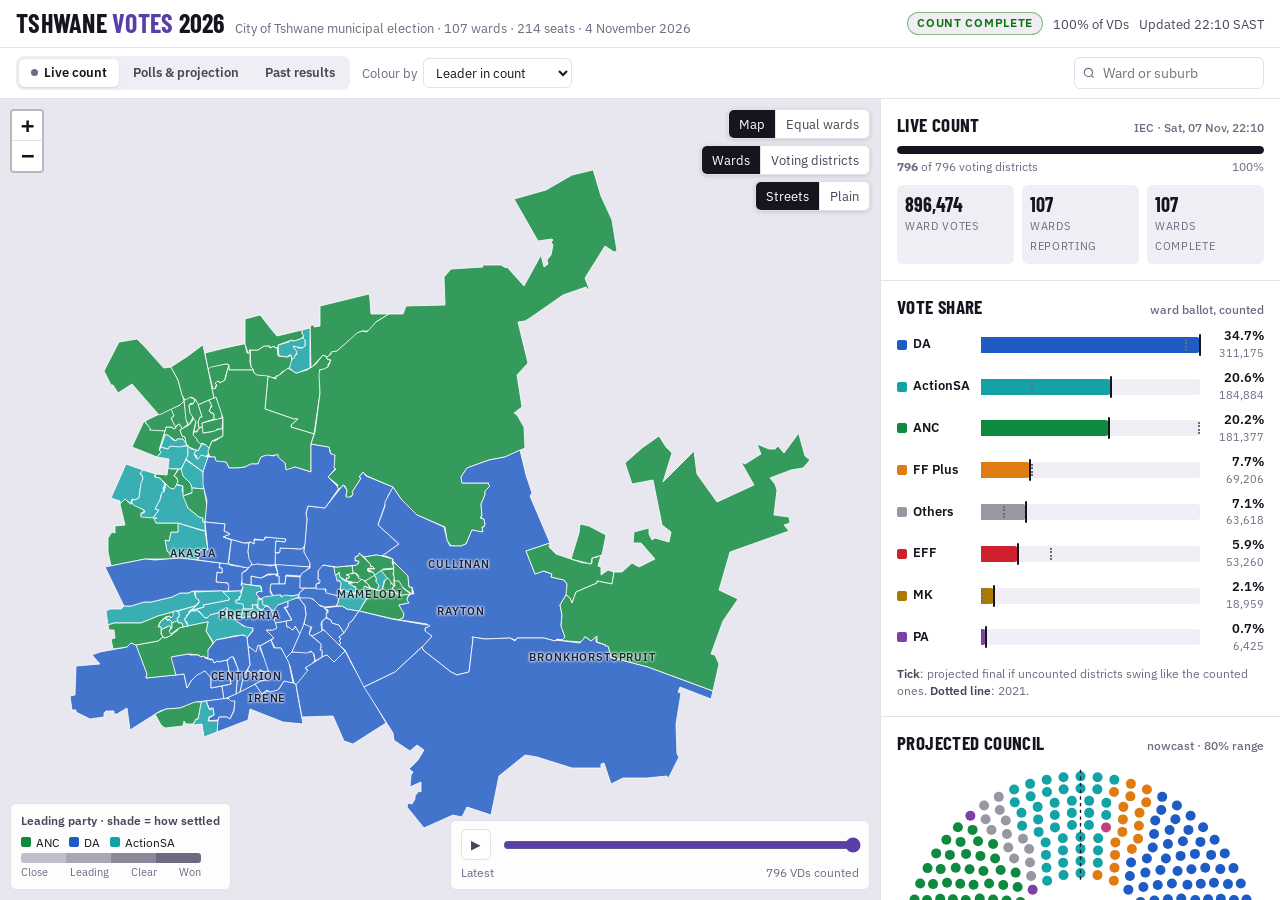
<file: docs/index.html>
<!doctype html>
<html lang="en">
<head>
<meta charset="utf-8">
<meta name="viewport" content="width=device-width, initial-scale=1, viewport-fit=cover">
<title>Tshwane Votes 2026</title>
<meta name="description" content="Ward-by-ward map of the City of Tshwane 2026 municipal election: past results, poll projections and the live IEC count.">
<link rel="preconnect" href="https://fonts.googleapis.com">
<link rel="preconnect" href="https://fonts.gstatic.com" crossorigin>
<link rel="stylesheet" href="https://fonts.googleapis.com/css2?family=Barlow+Condensed:wght@600;700&family=IBM+Plex+Sans:wght@400;500;600&display=swap">
<link rel="stylesheet" href="vendor/leaflet/leaflet.css">
<link rel="stylesheet" href="vendor/maplibre/maplibre-gl.css">
<link rel="stylesheet" href="assets/style.css">
</head>
<body>
<!--APP-START-->
<div class="app" id="app">
  <header class="top">
    <div class="brand">
      <h1>Tshwane <b>Votes</b> 2026</h1>
      <span class="sub">City of Tshwane municipal election · 107 wards · 214 seats · 4 November 2026</span>
    </div>
    <div class="status" id="status" aria-live="polite"></div>
  </header>
  <nav class="bar2" aria-label="View controls">
    <div class="tabs" role="group" aria-label="Mode">
      <button id="tab-live" data-mode="live" aria-pressed="false"><span class="dot"></span>Live count</button>
      <button id="tab-projection" data-mode="projection" aria-pressed="false">Polls &amp; projection</button>
      <button id="tab-results" data-mode="results" aria-pressed="false">Past results</button>
    </div>
    <label class="ctrl" id="pastctrl" hidden><span class="lab">Election</span>
      <select id="past"></select>
    </label>
    <label class="ctrl"><span class="lab">Colour by</span>
      <select id="colorby"></select>
    </label>
    <label class="ctrl" id="partyctrl" hidden><span class="lab">Party</span>
      <select id="party"></select>
    </label>
    <span class="spacer"></span>
    <div class="search">
      <svg viewBox="0 0 24 24" aria-hidden="true"><circle cx="11" cy="11" r="7"></circle><path d="m20 20-4-4"></path></svg>
      <label for="q" class="sr">Find a ward by number or suburb</label>
      <input id="q" type="search" placeholder="Ward or suburb" autocomplete="off" role="combobox" aria-expanded="false" aria-controls="qres">
      <ul id="qres" role="listbox" hidden></ul>
    </div>
  </nav>
  <main class="main">
    <section class="mapwrap" aria-label="Ward map">
      <div id="map"></div>
      <div id="hex" hidden></div>
      <div class="maptools">
        <div class="seg" role="group" aria-label="Map type">
          <button id="v-geo" aria-pressed="true">Map</button>
          <button id="v-hex" aria-pressed="false">Equal wards</button>
        </div>
        <div class="seg" role="group" aria-label="Map detail" id="lvlctrl">
          <button id="l-w" aria-pressed="true">Wards</button>
          <button id="l-vd" aria-pressed="false">Voting districts</button>
        </div>
        <div class="seg" role="group" aria-label="Basemap" id="basectrl">
          <button id="b-on" aria-pressed="true">Streets</button>
          <button id="b-off" aria-pressed="false">Plain</button>
        </div>
      </div>
      <div class="banner" id="banner" hidden></div>
      <div class="legend" id="legend"></div>
      <div class="timeline" id="timeline" hidden>
        <button class="iconbtn" id="tl-play" aria-label="Replay the count">▶</button>
        <input type="range" id="tl" min="0" max="0" value="0" aria-label="Count timeline">
        <div class="lbl"><span id="tl-l"></span><span id="tl-r"></span></div>
      </div>
    </section>
    <aside class="rail" id="rail" aria-label="Results"></aside>
  </main>
</div>
<!--APP-END-->
<script src="vendor/leaflet/leaflet.js"></script>
<script src="vendor/maplibre/maplibre-gl.js"></script>
<script src="vendor/maplibre/leaflet-maplibre-gl.js"></script>
<script src="assets/app.js"></script>
</body>
</html>
</file>
<file: docs/vendor/leaflet/leaflet.css>
/* required styles */

.leaflet-pane,
.leaflet-tile,
.leaflet-marker-icon,
.leaflet-marker-shadow,
.leaflet-tile-container,
.leaflet-pane > svg,
.leaflet-pane > canvas,
.leaflet-zoom-box,
.leaflet-image-layer,
.leaflet-layer {
	position: absolute;
	left: 0;
	top: 0;
	}
.leaflet-container {
	overflow: hidden;
	}
.leaflet-tile,
.leaflet-marker-icon,
.leaflet-marker-shadow {
	-webkit-user-select: none;
	   -moz-user-select: none;
	        user-select: none;
	  -webkit-user-drag: none;
	}
/* Prevents IE11 from highlighting tiles in blue */
.leaflet-tile::selection {
	background: transparent;
}
/* Safari renders non-retina tile on retina better with this, but Chrome is worse */
.leaflet-safari .leaflet-tile {
	image-rendering: -webkit-optimize-contrast;
	}
/* hack that prevents hw layers "stretching" when loading new tiles */
.leaflet-safari .leaflet-tile-container {
	width: 1600px;
	height: 1600px;
	-webkit-transform-origin: 0 0;
	}
.leaflet-marker-icon,
.leaflet-marker-shadow {
	display: block;
	}
/* .leaflet-container svg: reset svg max-width decleration shipped in Joomla! (joomla.org) 3.x */
/* .leaflet-container img: map is broken in FF if you have max-width: 100% on tiles */
.leaflet-container .leaflet-overlay-pane svg {
	max-width: none !important;
	max-height: none !important;
	}
.leaflet-container .leaflet-marker-pane img,
.leaflet-container .leaflet-shadow-pane img,
.leaflet-container .leaflet-tile-pane img,
.leaflet-container img.leaflet-image-layer,
.leaflet-container .leaflet-tile {
	max-width: none !important;
	max-height: none !important;
	width: auto;
	padding: 0;
	}

.leaflet-container img.leaflet-tile {
	/* See: https://bugs.chromium.org/p/chromium/issues/detail?id=600120 */
	mix-blend-mode: plus-lighter;
}

.leaflet-container.leaflet-touch-zoom {
	-ms-touch-action: pan-x pan-y;
	touch-action: pan-x pan-y;
	}
.leaflet-container.leaflet-touch-drag {
	-ms-touch-action: pinch-zoom;
	/* Fallback for FF which doesn't support pinch-zoom */
	touch-action: none;
	touch-action: pinch-zoom;
}
.leaflet-container.leaflet-touch-drag.leaflet-touch-zoom {
	-ms-touch-action: none;
	touch-action: none;
}
.leaflet-container {
	-webkit-tap-highlight-color: transparent;
}
.leaflet-container a {
	-webkit-tap-highlight-color: rgba(51, 181, 229, 0.4);
}
.leaflet-tile {
	filter: inherit;
	visibility: hidden;
	}
.leaflet-tile-loaded {
	visibility: inherit;
	}
.leaflet-zoom-box {
	width: 0;
	height: 0;
	-moz-box-sizing: border-box;
	     box-sizing: border-box;
	z-index: 800;
	}
/* workaround for https://bugzilla.mozilla.org/show_bug.cgi?id=888319 */
.leaflet-overlay-pane svg {
	-moz-user-select: none;
	}

.leaflet-pane         { z-index: 400; }

.leaflet-tile-pane    { z-index: 200; }
.leaflet-overlay-pane { z-index: 400; }
.leaflet-shadow-pane  { z-index: 500; }
.leaflet-marker-pane  { z-index: 600; }
.leaflet-tooltip-pane   { z-index: 650; }
.leaflet-popup-pane   { z-index: 700; }

.leaflet-map-pane canvas { z-index: 100; }
.leaflet-map-pane svg    { z-index: 200; }

.leaflet-vml-shape {
	width: 1px;
	height: 1px;
	}
.lvml {
	behavior: url(#default#VML);
	display: inline-block;
	position: absolute;
	}


/* control positioning */

.leaflet-control {
	position: relative;
	z-index: 800;
	pointer-events: visiblePainted; /* IE 9-10 doesn't have auto */
	pointer-events: auto;
	}
.leaflet-top,
.leaflet-bottom {
	position: absolute;
	z-index: 1000;
	pointer-events: none;
	}
.leaflet-top {
	top: 0;
	}
.leaflet-right {
	right: 0;
	}
.leaflet-bottom {
	bottom: 0;
	}
.leaflet-left {
	left: 0;
	}
.leaflet-control {
	float: left;
	clear: both;
	}
.leaflet-right .leaflet-control {
	float: right;
	}
.leaflet-top .leaflet-control {
	margin-top: 10px;
	}
.leaflet-bottom .leaflet-control {
	margin-bottom: 10px;
	}
.leaflet-left .leaflet-control {
	margin-left: 10px;
	}
.leaflet-right .leaflet-control {
	margin-right: 10px;
	}


/* zoom and fade animations */

.leaflet-fade-anim .leaflet-popup {
	opacity: 0;
	-webkit-transition: opacity 0.2s linear;
	   -moz-transition: opacity 0.2s linear;
	        transition: opacity 0.2s linear;
	}
.leaflet-fade-anim .leaflet-map-pane .leaflet-popup {
	opacity: 1;
	}
.leaflet-zoom-animated {
	-webkit-transform-origin: 0 0;
	    -ms-transform-origin: 0 0;
	        transform-origin: 0 0;
	}
svg.leaflet-zoom-animated {
	will-change: transform;
}

.leaflet-zoom-anim .leaflet-zoom-animated {
	-webkit-transition: -webkit-transform 0.25s cubic-bezier(0,0,0.25,1);
	   -moz-transition:    -moz-transform 0.25s cubic-bezier(0,0,0.25,1);
	        transition:         transform 0.25s cubic-bezier(0,0,0.25,1);
	}
.leaflet-zoom-anim .leaflet-tile,
.leaflet-pan-anim .leaflet-tile {
	-webkit-transition: none;
	   -moz-transition: none;
	        transition: none;
	}

.leaflet-zoom-anim .leaflet-zoom-hide {
	visibility: hidden;
	}


/* cursors */

.leaflet-interactive {
	cursor: pointer;
	}
.leaflet-grab {
	cursor: -webkit-grab;
	cursor:    -moz-grab;
	cursor:         grab;
	}
.leaflet-crosshair,
.leaflet-crosshair .leaflet-interactive {
	cursor: crosshair;
	}
.leaflet-popup-pane,
.leaflet-control {
	cursor: auto;
	}
.leaflet-dragging .leaflet-grab,
.leaflet-dragging .leaflet-grab .leaflet-interactive,
.leaflet-dragging .leaflet-marker-draggable {
	cursor: move;
	cursor: -webkit-grabbing;
	cursor:    -moz-grabbing;
	cursor:         grabbing;
	}

/* marker & overlays interactivity */
.leaflet-marker-icon,
.leaflet-marker-shadow,
.leaflet-image-layer,
.leaflet-pane > svg path,
.leaflet-tile-container {
	pointer-events: none;
	}

.leaflet-marker-icon.leaflet-interactive,
.leaflet-image-layer.leaflet-interactive,
.leaflet-pane > svg path.leaflet-interactive,
svg.leaflet-image-layer.leaflet-interactive path {
	pointer-events: visiblePainted; /* IE 9-10 doesn't have auto */
	pointer-events: auto;
	}

/* visual tweaks */

.leaflet-container {
	background: #ddd;
	outline-offset: 1px;
	}
.leaflet-container a {
	color: #0078A8;
	}
.leaflet-zoom-box {
	border: 2px dotted #38f;
	background: rgba(255,255,255,0.5);
	}


/* general typography */
.leaflet-container {
	font-family: "Helvetica Neue", Arial, Helvetica, sans-serif;
	font-size: 12px;
	font-size: 0.75rem;
	line-height: 1.5;
	}


/* general toolbar styles */

.leaflet-bar {
	box-shadow: 0 1px 5px rgba(0,0,0,0.65);
	border-radius: 4px;
	}
.leaflet-bar a {
	background-color: #fff;
	border-bottom: 1px solid #ccc;
	width: 26px;
	height: 26px;
	line-height: 26px;
	display: block;
	text-align: center;
	text-decoration: none;
	color: black;
	}
.leaflet-bar a,
.leaflet-control-layers-toggle {
	background-position: 50% 50%;
	background-repeat: no-repeat;
	display: block;
	}
.leaflet-bar a:hover,
.leaflet-bar a:focus {
	background-color: #f4f4f4;
	}
.leaflet-bar a:first-child {
	border-top-left-radius: 4px;
	border-top-right-radius: 4px;
	}
.leaflet-bar a:last-child {
	border-bottom-left-radius: 4px;
	border-bottom-right-radius: 4px;
	border-bottom: none;
	}
.leaflet-bar a.leaflet-disabled {
	cursor: default;
	background-color: #f4f4f4;
	color: #bbb;
	}

.leaflet-touch .leaflet-bar a {
	width: 30px;
	height: 30px;
	line-height: 30px;
	}
.leaflet-touch .leaflet-bar a:first-child {
	border-top-left-radius: 2px;
	border-top-right-radius: 2px;
	}
.leaflet-touch .leaflet-bar a:last-child {
	border-bottom-left-radius: 2px;
	border-bottom-right-radius: 2px;
	}

/* zoom control */

.leaflet-control-zoom-in,
.leaflet-control-zoom-out {
	font: bold 18px 'Lucida Console', Monaco, monospace;
	text-indent: 1px;
	}

.leaflet-touch .leaflet-control-zoom-in, .leaflet-touch .leaflet-control-zoom-out  {
	font-size: 22px;
	}


/* layers control */

.leaflet-control-layers {
	box-shadow: 0 1px 5px rgba(0,0,0,0.4);
	background: #fff;
	border-radius: 5px;
	}
.leaflet-control-layers-toggle {
	background-image: url(images/layers.png);
	width: 36px;
	height: 36px;
	}
.leaflet-retina .leaflet-control-layers-toggle {
	background-image: url(images/layers-2x.png);
	background-size: 26px 26px;
	}
.leaflet-touch .leaflet-control-layers-toggle {
	width: 44px;
	height: 44px;
	}
.leaflet-control-layers .leaflet-control-layers-list,
.leaflet-control-layers-expanded .leaflet-control-layers-toggle {
	display: none;
	}
.leaflet-control-layers-expanded .leaflet-control-layers-list {
	display: block;
	position: relative;
	}
.leaflet-control-layers-expanded {
	padding: 6px 10px 6px 6px;
	color: #333;
	background: #fff;
	}
.leaflet-control-layers-scrollbar {
	overflow-y: scroll;
	overflow-x: hidden;
	padding-right: 5px;
	}
.leaflet-control-layers-selector {
	margin-top: 2px;
	position: relative;
	top: 1px;
	}
.leaflet-control-layers label {
	display: block;
	font-size: 13px;
	font-size: 1.08333em;
	}
.leaflet-control-layers-separator {
	height: 0;
	border-top: 1px solid #ddd;
	margin: 5px -10px 5px -6px;
	}

/* Default icon URLs */
.leaflet-default-icon-path { /* used only in path-guessing heuristic, see L.Icon.Default */
	background-image: url(images/marker-icon.png);
	}


/* attribution and scale controls */

.leaflet-container .leaflet-control-attribution {
	background: #fff;
	background: rgba(255, 255, 255, 0.8);
	margin: 0;
	}
.leaflet-control-attribution,
.leaflet-control-scale-line {
	padding: 0 5px;
	color: #333;
	line-height: 1.4;
	}
.leaflet-control-attribution a {
	text-decoration: none;
	}
.leaflet-control-attribution a:hover,
.leaflet-control-attribution a:focus {
	text-decoration: underline;
	}
.leaflet-attribution-flag {
	display: inline !important;
	vertical-align: baseline !important;
	width: 1em;
	height: 0.6669em;
	}
.leaflet-left .leaflet-control-scale {
	margin-left: 5px;
	}
.leaflet-bottom .leaflet-control-scale {
	margin-bottom: 5px;
	}
.leaflet-control-scale-line {
	border: 2px solid #777;
	border-top: none;
	line-height: 1.1;
	padding: 2px 5px 1px;
	white-space: nowrap;
	-moz-box-sizing: border-box;
	     box-sizing: border-box;
	background: rgba(255, 255, 255, 0.8);
	text-shadow: 1px 1px #fff;
	}
.leaflet-control-scale-line:not(:first-child) {
	border-top: 2px solid #777;
	border-bottom: none;
	margin-top: -2px;
	}
.leaflet-control-scale-line:not(:first-child):not(:last-child) {
	border-bottom: 2px solid #777;
	}

.leaflet-touch .leaflet-control-attribution,
.leaflet-touch .leaflet-control-layers,
.leaflet-touch .leaflet-bar {
	box-shadow: none;
	}
.leaflet-touch .leaflet-control-layers,
.leaflet-touch .leaflet-bar {
	border: 2px solid rgba(0,0,0,0.2);
	background-clip: padding-box;
	}


/* popup */

.leaflet-popup {
	position: absolute;
	text-align: center;
	margin-bottom: 20px;
	}
.leaflet-popup-content-wrapper {
	padding: 1px;
	text-align: left;
	border-radius: 12px;
	}
.leaflet-popup-content {
	margin: 13px 24px 13px 20px;
	line-height: 1.3;
	font-size: 13px;
	font-size: 1.08333em;
	min-height: 1px;
	}
.leaflet-popup-content p {
	margin: 17px 0;
	margin: 1.3em 0;
	}
.leaflet-popup-tip-container {
	width: 40px;
	height: 20px;
	position: absolute;
	left: 50%;
	margin-top: -1px;
	margin-left: -20px;
	overflow: hidden;
	pointer-events: none;
	}
.leaflet-popup-tip {
	width: 17px;
	height: 17px;
	padding: 1px;

	margin: -10px auto 0;
	pointer-events: auto;

	-webkit-transform: rotate(45deg);
	   -moz-transform: rotate(45deg);
	    -ms-transform: rotate(45deg);
	        transform: rotate(45deg);
	}
.leaflet-popup-content-wrapper,
.leaflet-popup-tip {
	background: white;
	color: #333;
	box-shadow: 0 3px 14px rgba(0,0,0,0.4);
	}
.leaflet-container a.leaflet-popup-close-button {
	position: absolute;
	top: 0;
	right: 0;
	border: none;
	text-align: center;
	width: 24px;
	height: 24px;
	font: 16px/24px Tahoma, Verdana, sans-serif;
	color: #757575;
	text-decoration: none;
	background: transparent;
	}
.leaflet-container a.leaflet-popup-close-button:hover,
.leaflet-container a.leaflet-popup-close-button:focus {
	color: #585858;
	}
.leaflet-popup-scrolled {
	overflow: auto;
	}

.leaflet-oldie .leaflet-popup-content-wrapper {
	-ms-zoom: 1;
	}
.leaflet-oldie .leaflet-popup-tip {
	width: 24px;
	margin: 0 auto;

	-ms-filter: "progid:DXImageTransform.Microsoft.Matrix(M11=0.70710678, M12=0.70710678, M21=-0.70710678, M22=0.70710678)";
	filter: progid:DXImageTransform.Microsoft.Matrix(M11=0.70710678, M12=0.70710678, M21=-0.70710678, M22=0.70710678);
	}

.leaflet-oldie .leaflet-control-zoom,
.leaflet-oldie .leaflet-control-layers,
.leaflet-oldie .leaflet-popup-content-wrapper,
.leaflet-oldie .leaflet-popup-tip {
	border: 1px solid #999;
	}


/* div icon */

.leaflet-div-icon {
	background: #fff;
	border: 1px solid #666;
	}


/* Tooltip */
/* Base styles for the element that has a tooltip */
.leaflet-tooltip {
	position: absolute;
	padding: 6px;
	background-color: #fff;
	border: 1px solid #fff;
	border-radius: 3px;
	color: #222;
	white-space: nowrap;
	-webkit-user-select: none;
	-moz-user-select: none;
	-ms-user-select: none;
	user-select: none;
	pointer-events: none;
	box-shadow: 0 1px 3px rgba(0,0,0,0.4);
	}
.leaflet-tooltip.leaflet-interactive {
	cursor: pointer;
	pointer-events: auto;
	}
.leaflet-tooltip-top:before,
.leaflet-tooltip-bottom:before,
.leaflet-tooltip-left:before,
.leaflet-tooltip-right:before {
	position: absolute;
	pointer-events: none;
	border: 6px solid transparent;
	background: transparent;
	content: "";
	}

/* Directions */

.leaflet-tooltip-bottom {
	margin-top: 6px;
}
.leaflet-tooltip-top {
	margin-top: -6px;
}
.leaflet-tooltip-bottom:before,
.leaflet-tooltip-top:before {
	left: 50%;
	margin-left: -6px;
	}
.leaflet-tooltip-top:before {
	bottom: 0;
	margin-bottom: -12px;
	border-top-color: #fff;
	}
.leaflet-tooltip-bottom:before {
	top: 0;
	margin-top: -12px;
	margin-left: -6px;
	border-bottom-color: #fff;
	}
.leaflet-tooltip-left {
	margin-left: -6px;
}
.leaflet-tooltip-right {
	margin-left: 6px;
}
.leaflet-tooltip-left:before,
.leaflet-tooltip-right:before {
	top: 50%;
	margin-top: -6px;
	}
.leaflet-tooltip-left:before {
	right: 0;
	margin-right: -12px;
	border-left-color: #fff;
	}
.leaflet-tooltip-right:before {
	left: 0;
	margin-left: -12px;
	border-right-color: #fff;
	}

/* Printing */

@media print {
	/* Prevent printers from removing background-images of controls. */
	.leaflet-control {
		-webkit-print-color-adjust: exact;
		print-color-adjust: exact;
		}
	}
</file>
<file: docs/vendor/maplibre/maplibre-gl.css>
.maplibregl-map{font:12px/20px Helvetica Neue,Arial,Helvetica,sans-serif;overflow:hidden;position:relative;-webkit-tap-highlight-color:rgb(0 0 0/0)}.maplibregl-canvas{left:0;position:absolute;top:0}.maplibregl-map:fullscreen{height:100%;width:100%}.maplibregl-ctrl-group button.maplibregl-ctrl-compass{touch-action:none}.maplibregl-canvas-container.maplibregl-interactive,.maplibregl-ctrl-group button.maplibregl-ctrl-compass{cursor:grab;-webkit-user-select:none;-moz-user-select:none;user-select:none}.maplibregl-canvas-container.maplibregl-interactive.maplibregl-track-pointer{cursor:pointer}.maplibregl-canvas-container.maplibregl-interactive:active,.maplibregl-ctrl-group button.maplibregl-ctrl-compass:active{cursor:grabbing}.maplibregl-canvas-container.maplibregl-touch-zoom-rotate,.maplibregl-canvas-container.maplibregl-touch-zoom-rotate .maplibregl-canvas{touch-action:pan-x pan-y}.maplibregl-canvas-container.maplibregl-touch-drag-pan,.maplibregl-canvas-container.maplibregl-touch-drag-pan .maplibregl-canvas{touch-action:pinch-zoom}.maplibregl-canvas-container.maplibregl-touch-zoom-rotate.maplibregl-touch-drag-pan,.maplibregl-canvas-container.maplibregl-touch-zoom-rotate.maplibregl-touch-drag-pan .maplibregl-canvas{touch-action:none}.maplibregl-canvas-container.maplibregl-touch-drag-pan.maplibregl-cooperative-gestures,.maplibregl-canvas-container.maplibregl-touch-drag-pan.maplibregl-cooperative-gestures .maplibregl-canvas{touch-action:pan-x pan-y}.maplibregl-ctrl-bottom-left,.maplibregl-ctrl-bottom-right,.maplibregl-ctrl-top-left,.maplibregl-ctrl-top-right{pointer-events:none;position:absolute;z-index:2}.maplibregl-ctrl-top-left{left:0;top:0}.maplibregl-ctrl-top-right{right:0;top:0}.maplibregl-ctrl-bottom-left{bottom:0;left:0}.maplibregl-ctrl-bottom-right{bottom:0;right:0}.maplibregl-ctrl{clear:both;pointer-events:auto;transform:translate(0)}.maplibregl-ctrl-top-left .maplibregl-ctrl{float:left;margin:10px 0 0 10px}.maplibregl-ctrl-top-right .maplibregl-ctrl{float:right;margin:10px 10px 0 0}.maplibregl-ctrl-bottom-left .maplibregl-ctrl{float:left;margin:0 0 10px 10px}.maplibregl-ctrl-bottom-right .maplibregl-ctrl{float:right;margin:0 10px 10px 0}.maplibregl-ctrl-group{background:#fff;border-radius:4px}.maplibregl-ctrl-group:not(:empty){box-shadow:0 0 0 2px rgba(0,0,0,.1)}@media (forced-colors:active){.maplibregl-ctrl-group:not(:empty){box-shadow:0 0 0 2px ButtonText}}.maplibregl-ctrl-group button{background-color:transparent;border:0;box-sizing:border-box;cursor:pointer;display:block;height:29px;outline:none;padding:0;width:29px}.maplibregl-ctrl-group button+button{border-top:1px solid #ddd}.maplibregl-ctrl button .maplibregl-ctrl-icon{background-position:50%;background-repeat:no-repeat;display:block;height:100%;width:100%}@media (forced-colors:active){.maplibregl-ctrl-icon{background-color:transparent}.maplibregl-ctrl-group button+button{border-top:1px solid ButtonText}}.maplibregl-ctrl button::-moz-focus-inner{border:0;padding:0}.maplibregl-ctrl-attrib-button:focus,.maplibregl-ctrl-group button:focus{box-shadow:0 0 2px 2px #0096ff}.maplibregl-ctrl button:disabled{cursor:not-allowed}.maplibregl-ctrl button:disabled .maplibregl-ctrl-icon{opacity:.25}.maplibregl-ctrl button:not(:disabled):hover{background-color:rgb(0 0 0/5%)}.maplibregl-ctrl-group button:focus:focus-visible{box-shadow:0 0 2px 2px #0096ff}.maplibregl-ctrl-group button:focus:not(:focus-visible){box-shadow:none}.maplibregl-ctrl-group button:focus:first-child{border-radius:4px 4px 0 0}.maplibregl-ctrl-group button:focus:last-child{border-radius:0 0 4px 4px}.maplibregl-ctrl-group button:focus:only-child{border-radius:inherit}.maplibregl-ctrl button.maplibregl-ctrl-zoom-out .maplibregl-ctrl-icon{background-image:url("data:image/svg+xml;charset=utf-8,%3Csvg xmlns='http://www.w3.org/2000/svg' width='29' height='29' fill='%23333' viewBox='0 0 29 29'%3E%3Cpath d='M10 13c-.75 0-1.5.75-1.5 1.5S9.25 16 10 16h9c.75 0 1.5-.75 1.5-1.5S19.75 13 19 13z'/%3E%3C/svg%3E")}.maplibregl-ctrl button.maplibregl-ctrl-zoom-in .maplibregl-ctrl-icon{background-image:url("data:image/svg+xml;charset=utf-8,%3Csvg xmlns='http://www.w3.org/2000/svg' width='29' height='29' fill='%23333' viewBox='0 0 29 29'%3E%3Cpath d='M14.5 8.5c-.75 0-1.5.75-1.5 1.5v3h-3c-.75 0-1.5.75-1.5 1.5S9.25 16 10 16h3v3c0 .75.75 1.5 1.5 1.5S16 19.75 16 19v-3h3c.75 0 1.5-.75 1.5-1.5S19.75 13 19 13h-3v-3c0-.75-.75-1.5-1.5-1.5'/%3E%3C/svg%3E")}@media (forced-colors:active){.maplibregl-ctrl button.maplibregl-ctrl-zoom-out .maplibregl-ctrl-icon{background-image:url("data:image/svg+xml;charset=utf-8,%3Csvg xmlns='http://www.w3.org/2000/svg' width='29' height='29' fill='%23fff' viewBox='0 0 29 29'%3E%3Cpath d='M10 13c-.75 0-1.5.75-1.5 1.5S9.25 16 10 16h9c.75 0 1.5-.75 1.5-1.5S19.75 13 19 13z'/%3E%3C/svg%3E")}.maplibregl-ctrl button.maplibregl-ctrl-zoom-in .maplibregl-ctrl-icon{background-image:url("data:image/svg+xml;charset=utf-8,%3Csvg xmlns='http://www.w3.org/2000/svg' width='29' height='29' fill='%23fff' viewBox='0 0 29 29'%3E%3Cpath d='M14.5 8.5c-.75 0-1.5.75-1.5 1.5v3h-3c-.75 0-1.5.75-1.5 1.5S9.25 16 10 16h3v3c0 .75.75 1.5 1.5 1.5S16 19.75 16 19v-3h3c.75 0 1.5-.75 1.5-1.5S19.75 13 19 13h-3v-3c0-.75-.75-1.5-1.5-1.5'/%3E%3C/svg%3E")}}@media (forced-colors:active) and (prefers-color-scheme:light){.maplibregl-ctrl button.maplibregl-ctrl-zoom-out .maplibregl-ctrl-icon{background-image:url("data:image/svg+xml;charset=utf-8,%3Csvg xmlns='http://www.w3.org/2000/svg' width='29' height='29' viewBox='0 0 29 29'%3E%3Cpath d='M10 13c-.75 0-1.5.75-1.5 1.5S9.25 16 10 16h9c.75 0 1.5-.75 1.5-1.5S19.75 13 19 13z'/%3E%3C/svg%3E")}.maplibregl-ctrl button.maplibregl-ctrl-zoom-in .maplibregl-ctrl-icon{background-image:url("data:image/svg+xml;charset=utf-8,%3Csvg xmlns='http://www.w3.org/2000/svg' width='29' height='29' viewBox='0 0 29 29'%3E%3Cpath d='M14.5 8.5c-.75 0-1.5.75-1.5 1.5v3h-3c-.75 0-1.5.75-1.5 1.5S9.25 16 10 16h3v3c0 .75.75 1.5 1.5 1.5S16 19.75 16 19v-3h3c.75 0 1.5-.75 1.5-1.5S19.75 13 19 13h-3v-3c0-.75-.75-1.5-1.5-1.5'/%3E%3C/svg%3E")}}.maplibregl-ctrl button.maplibregl-ctrl-fullscreen .maplibregl-ctrl-icon{background-image:url("data:image/svg+xml;charset=utf-8,%3Csvg xmlns='http://www.w3.org/2000/svg' width='29' height='29' fill='%23333' viewBox='0 0 29 29'%3E%3Cpath d='M24 16v5.5c0 1.75-.75 2.5-2.5 2.5H16v-1l3-1.5-4-5.5 1-1 5.5 4 1.5-3zM6 16l1.5 3 5.5-4 1 1-4 5.5 3 1.5v1H7.5C5.75 24 5 23.25 5 21.5V16zm7-11v1l-3 1.5 4 5.5-1 1-5.5-4L6 13H5V7.5C5 5.75 5.75 5 7.5 5zm11 2.5c0-1.75-.75-2.5-2.5-2.5H16v1l3 1.5-4 5.5 1 1 5.5-4 1.5 3h1z'/%3E%3C/svg%3E")}.maplibregl-ctrl button.maplibregl-ctrl-shrink .maplibregl-ctrl-icon{background-image:url("data:image/svg+xml;charset=utf-8,%3Csvg xmlns='http://www.w3.org/2000/svg' width='29' height='29' viewBox='0 0 29 29'%3E%3Cpath d='M18.5 16c-1.75 0-2.5.75-2.5 2.5V24h1l1.5-3 5.5 4 1-1-4-5.5 3-1.5v-1zM13 18.5c0-1.75-.75-2.5-2.5-2.5H5v1l3 1.5L4 24l1 1 5.5-4 1.5 3h1zm3-8c0 1.75.75 2.5 2.5 2.5H24v-1l-3-1.5L25 5l-1-1-5.5 4L17 5h-1zM10.5 13c1.75 0 2.5-.75 2.5-2.5V5h-1l-1.5 3L5 4 4 5l4 5.5L5 12v1z'/%3E%3C/svg%3E")}@media (forced-colors:active){.maplibregl-ctrl button.maplibregl-ctrl-fullscreen .maplibregl-ctrl-icon{background-image:url("data:image/svg+xml;charset=utf-8,%3Csvg xmlns='http://www.w3.org/2000/svg' width='29' height='29' fill='%23fff' viewBox='0 0 29 29'%3E%3Cpath d='M24 16v5.5c0 1.75-.75 2.5-2.5 2.5H16v-1l3-1.5-4-5.5 1-1 5.5 4 1.5-3zM6 16l1.5 3 5.5-4 1 1-4 5.5 3 1.5v1H7.5C5.75 24 5 23.25 5 21.5V16zm7-11v1l-3 1.5 4 5.5-1 1-5.5-4L6 13H5V7.5C5 5.75 5.75 5 7.5 5zm11 2.5c0-1.75-.75-2.5-2.5-2.5H16v1l3 1.5-4 5.5 1 1 5.5-4 1.5 3h1z'/%3E%3C/svg%3E")}.maplibregl-ctrl button.maplibregl-ctrl-shrink .maplibregl-ctrl-icon{background-image:url("data:image/svg+xml;charset=utf-8,%3Csvg xmlns='http://www.w3.org/2000/svg' width='29' height='29' fill='%23fff' viewBox='0 0 29 29'%3E%3Cpath d='M18.5 16c-1.75 0-2.5.75-2.5 2.5V24h1l1.5-3 5.5 4 1-1-4-5.5 3-1.5v-1zM13 18.5c0-1.75-.75-2.5-2.5-2.5H5v1l3 1.5L4 24l1 1 5.5-4 1.5 3h1zm3-8c0 1.75.75 2.5 2.5 2.5H24v-1l-3-1.5L25 5l-1-1-5.5 4L17 5h-1zM10.5 13c1.75 0 2.5-.75 2.5-2.5V5h-1l-1.5 3L5 4 4 5l4 5.5L5 12v1z'/%3E%3C/svg%3E")}}@media (forced-colors:active) and (prefers-color-scheme:light){.maplibregl-ctrl button.maplibregl-ctrl-fullscreen .maplibregl-ctrl-icon{background-image:url("data:image/svg+xml;charset=utf-8,%3Csvg xmlns='http://www.w3.org/2000/svg' width='29' height='29' viewBox='0 0 29 29'%3E%3Cpath d='M24 16v5.5c0 1.75-.75 2.5-2.5 2.5H16v-1l3-1.5-4-5.5 1-1 5.5 4 1.5-3zM6 16l1.5 3 5.5-4 1 1-4 5.5 3 1.5v1H7.5C5.75 24 5 23.25 5 21.5V16zm7-11v1l-3 1.5 4 5.5-1 1-5.5-4L6 13H5V7.5C5 5.75 5.75 5 7.5 5zm11 2.5c0-1.75-.75-2.5-2.5-2.5H16v1l3 1.5-4 5.5 1 1 5.5-4 1.5 3h1z'/%3E%3C/svg%3E")}.maplibregl-ctrl button.maplibregl-ctrl-shrink .maplibregl-ctrl-icon{background-image:url("data:image/svg+xml;charset=utf-8,%3Csvg xmlns='http://www.w3.org/2000/svg' width='29' height='29' viewBox='0 0 29 29'%3E%3Cpath d='M18.5 16c-1.75 0-2.5.75-2.5 2.5V24h1l1.5-3 5.5 4 1-1-4-5.5 3-1.5v-1zM13 18.5c0-1.75-.75-2.5-2.5-2.5H5v1l3 1.5L4 24l1 1 5.5-4 1.5 3h1zm3-8c0 1.75.75 2.5 2.5 2.5H24v-1l-3-1.5L25 5l-1-1-5.5 4L17 5h-1zM10.5 13c1.75 0 2.5-.75 2.5-2.5V5h-1l-1.5 3L5 4 4 5l4 5.5L5 12v1z'/%3E%3C/svg%3E")}}.maplibregl-ctrl button.maplibregl-ctrl-compass .maplibregl-ctrl-icon{background-image:url("data:image/svg+xml;charset=utf-8,%3Csvg xmlns='http://www.w3.org/2000/svg' width='29' height='29' fill='%23333' viewBox='0 0 29 29'%3E%3Cpath d='m10.5 14 4-8 4 8z'/%3E%3Cpath fill='%23ccc' d='m10.5 16 4 8 4-8z'/%3E%3C/svg%3E")}@media (forced-colors:active){.maplibregl-ctrl button.maplibregl-ctrl-compass .maplibregl-ctrl-icon{background-image:url("data:image/svg+xml;charset=utf-8,%3Csvg xmlns='http://www.w3.org/2000/svg' width='29' height='29' fill='%23fff' viewBox='0 0 29 29'%3E%3Cpath d='m10.5 14 4-8 4 8z'/%3E%3Cpath fill='%23ccc' d='m10.5 16 4 8 4-8z'/%3E%3C/svg%3E")}}@media (forced-colors:active) and (prefers-color-scheme:light){.maplibregl-ctrl button.maplibregl-ctrl-compass .maplibregl-ctrl-icon{background-image:url("data:image/svg+xml;charset=utf-8,%3Csvg xmlns='http://www.w3.org/2000/svg' width='29' height='29' viewBox='0 0 29 29'%3E%3Cpath d='m10.5 14 4-8 4 8z'/%3E%3Cpath fill='%23ccc' d='m10.5 16 4 8 4-8z'/%3E%3C/svg%3E")}}.maplibregl-ctrl button.maplibregl-ctrl-terrain .maplibregl-ctrl-icon{background-image:url("data:image/svg+xml;charset=utf-8,%3Csvg xmlns='http://www.w3.org/2000/svg' width='22' height='22' fill='%23333' viewBox='0 0 22 22'%3E%3Cpath d='m1.754 13.406 4.453-4.851 3.09 3.09 3.281 3.277.969-.969-3.309-3.312 3.844-4.121 6.148 6.886h1.082v-.855l-7.207-8.07-4.84 5.187L6.169 6.57l-5.48 5.965v.871ZM.688 16.844h20.625v1.375H.688Zm0 0'/%3E%3C/svg%3E")}.maplibregl-ctrl button.maplibregl-ctrl-terrain-enabled .maplibregl-ctrl-icon{background-image:url("data:image/svg+xml;charset=utf-8,%3Csvg xmlns='http://www.w3.org/2000/svg' width='22' height='22' fill='%2333b5e5' viewBox='0 0 22 22'%3E%3Cpath d='m1.754 13.406 4.453-4.851 3.09 3.09 3.281 3.277.969-.969-3.309-3.312 3.844-4.121 6.148 6.886h1.082v-.855l-7.207-8.07-4.84 5.187L6.169 6.57l-5.48 5.965v.871ZM.688 16.844h20.625v1.375H.688Zm0 0'/%3E%3C/svg%3E")}.maplibregl-ctrl button.maplibregl-ctrl-geolocate .maplibregl-ctrl-icon{background-image:url("data:image/svg+xml;charset=utf-8,%3Csvg xmlns='http://www.w3.org/2000/svg' width='29' height='29' fill='%23333' viewBox='0 0 20 20'%3E%3Cpath d='M10 4C9 4 9 5 9 5v.1A5 5 0 0 0 5.1 9H5s-1 0-1 1 1 1 1 1h.1A5 5 0 0 0 9 14.9v.1s0 1 1 1 1-1 1-1v-.1a5 5 0 0 0 3.9-3.9h.1s1 0 1-1-1-1-1-1h-.1A5 5 0 0 0 11 5.1V5s0-1-1-1m0 2.5a3.5 3.5 0 1 1 0 7 3.5 3.5 0 1 1 0-7'/%3E%3Ccircle cx='10' cy='10' r='2'/%3E%3C/svg%3E")}.maplibregl-ctrl button.maplibregl-ctrl-geolocate:disabled .maplibregl-ctrl-icon{background-image:url("data:image/svg+xml;charset=utf-8,%3Csvg xmlns='http://www.w3.org/2000/svg' width='29' height='29' fill='%23aaa' viewBox='0 0 20 20'%3E%3Cpath d='M10 4C9 4 9 5 9 5v.1A5 5 0 0 0 5.1 9H5s-1 0-1 1 1 1 1 1h.1A5 5 0 0 0 9 14.9v.1s0 1 1 1 1-1 1-1v-.1a5 5 0 0 0 3.9-3.9h.1s1 0 1-1-1-1-1-1h-.1A5 5 0 0 0 11 5.1V5s0-1-1-1m0 2.5a3.5 3.5 0 1 1 0 7 3.5 3.5 0 1 1 0-7'/%3E%3Ccircle cx='10' cy='10' r='2'/%3E%3Cpath fill='red' d='m14 5 1 1-9 9-1-1z'/%3E%3C/svg%3E")}.maplibregl-ctrl button.maplibregl-ctrl-geolocate.maplibregl-ctrl-geolocate-active .maplibregl-ctrl-icon{background-image:url("data:image/svg+xml;charset=utf-8,%3Csvg xmlns='http://www.w3.org/2000/svg' width='29' height='29' fill='%2333b5e5' viewBox='0 0 20 20'%3E%3Cpath d='M10 4C9 4 9 5 9 5v.1A5 5 0 0 0 5.1 9H5s-1 0-1 1 1 1 1 1h.1A5 5 0 0 0 9 14.9v.1s0 1 1 1 1-1 1-1v-.1a5 5 0 0 0 3.9-3.9h.1s1 0 1-1-1-1-1-1h-.1A5 5 0 0 0 11 5.1V5s0-1-1-1m0 2.5a3.5 3.5 0 1 1 0 7 3.5 3.5 0 1 1 0-7'/%3E%3Ccircle cx='10' cy='10' r='2'/%3E%3C/svg%3E")}.maplibregl-ctrl button.maplibregl-ctrl-geolocate.maplibregl-ctrl-geolocate-active-error .maplibregl-ctrl-icon{background-image:url("data:image/svg+xml;charset=utf-8,%3Csvg xmlns='http://www.w3.org/2000/svg' width='29' height='29' fill='%23e58978' viewBox='0 0 20 20'%3E%3Cpath d='M10 4C9 4 9 5 9 5v.1A5 5 0 0 0 5.1 9H5s-1 0-1 1 1 1 1 1h.1A5 5 0 0 0 9 14.9v.1s0 1 1 1 1-1 1-1v-.1a5 5 0 0 0 3.9-3.9h.1s1 0 1-1-1-1-1-1h-.1A5 5 0 0 0 11 5.1V5s0-1-1-1m0 2.5a3.5 3.5 0 1 1 0 7 3.5 3.5 0 1 1 0-7'/%3E%3Ccircle cx='10' cy='10' r='2'/%3E%3C/svg%3E")}.maplibregl-ctrl button.maplibregl-ctrl-geolocate.maplibregl-ctrl-geolocate-background .maplibregl-ctrl-icon{background-image:url("data:image/svg+xml;charset=utf-8,%3Csvg xmlns='http://www.w3.org/2000/svg' width='29' height='29' fill='%2333b5e5' viewBox='0 0 20 20'%3E%3Cpath d='M10 4C9 4 9 5 9 5v.1A5 5 0 0 0 5.1 9H5s-1 0-1 1 1 1 1 1h.1A5 5 0 0 0 9 14.9v.1s0 1 1 1 1-1 1-1v-.1a5 5 0 0 0 3.9-3.9h.1s1 0 1-1-1-1-1-1h-.1A5 5 0 0 0 11 5.1V5s0-1-1-1m0 2.5a3.5 3.5 0 1 1 0 7 3.5 3.5 0 1 1 0-7'/%3E%3C/svg%3E")}.maplibregl-ctrl button.maplibregl-ctrl-geolocate.maplibregl-ctrl-geolocate-background-error .maplibregl-ctrl-icon{background-image:url("data:image/svg+xml;charset=utf-8,%3Csvg xmlns='http://www.w3.org/2000/svg' width='29' height='29' fill='%23e54e33' viewBox='0 0 20 20'%3E%3Cpath d='M10 4C9 4 9 5 9 5v.1A5 5 0 0 0 5.1 9H5s-1 0-1 1 1 1 1 1h.1A5 5 0 0 0 9 14.9v.1s0 1 1 1 1-1 1-1v-.1a5 5 0 0 0 3.9-3.9h.1s1 0 1-1-1-1-1-1h-.1A5 5 0 0 0 11 5.1V5s0-1-1-1m0 2.5a3.5 3.5 0 1 1 0 7 3.5 3.5 0 1 1 0-7'/%3E%3C/svg%3E")}.maplibregl-ctrl button.maplibregl-ctrl-geolocate.maplibregl-ctrl-geolocate-waiting .maplibregl-ctrl-icon{animation:maplibregl-spin 2s linear infinite}@media (forced-colors:active){.maplibregl-ctrl button.maplibregl-ctrl-geolocate .maplibregl-ctrl-icon{background-image:url("data:image/svg+xml;charset=utf-8,%3Csvg xmlns='http://www.w3.org/2000/svg' width='29' height='29' fill='%23fff' viewBox='0 0 20 20'%3E%3Cpath d='M10 4C9 4 9 5 9 5v.1A5 5 0 0 0 5.1 9H5s-1 0-1 1 1 1 1 1h.1A5 5 0 0 0 9 14.9v.1s0 1 1 1 1-1 1-1v-.1a5 5 0 0 0 3.9-3.9h.1s1 0 1-1-1-1-1-1h-.1A5 5 0 0 0 11 5.1V5s0-1-1-1m0 2.5a3.5 3.5 0 1 1 0 7 3.5 3.5 0 1 1 0-7'/%3E%3Ccircle cx='10' cy='10' r='2'/%3E%3C/svg%3E")}.maplibregl-ctrl button.maplibregl-ctrl-geolocate:disabled .maplibregl-ctrl-icon{background-image:url("data:image/svg+xml;charset=utf-8,%3Csvg xmlns='http://www.w3.org/2000/svg' width='29' height='29' fill='%23999' viewBox='0 0 20 20'%3E%3Cpath d='M10 4C9 4 9 5 9 5v.1A5 5 0 0 0 5.1 9H5s-1 0-1 1 1 1 1 1h.1A5 5 0 0 0 9 14.9v.1s0 1 1 1 1-1 1-1v-.1a5 5 0 0 0 3.9-3.9h.1s1 0 1-1-1-1-1-1h-.1A5 5 0 0 0 11 5.1V5s0-1-1-1m0 2.5a3.5 3.5 0 1 1 0 7 3.5 3.5 0 1 1 0-7'/%3E%3Ccircle cx='10' cy='10' r='2'/%3E%3Cpath fill='red' d='m14 5 1 1-9 9-1-1z'/%3E%3C/svg%3E")}.maplibregl-ctrl button.maplibregl-ctrl-geolocate.maplibregl-ctrl-geolocate-active .maplibregl-ctrl-icon{background-image:url("data:image/svg+xml;charset=utf-8,%3Csvg xmlns='http://www.w3.org/2000/svg' width='29' height='29' fill='%2333b5e5' viewBox='0 0 20 20'%3E%3Cpath d='M10 4C9 4 9 5 9 5v.1A5 5 0 0 0 5.1 9H5s-1 0-1 1 1 1 1 1h.1A5 5 0 0 0 9 14.9v.1s0 1 1 1 1-1 1-1v-.1a5 5 0 0 0 3.9-3.9h.1s1 0 1-1-1-1-1-1h-.1A5 5 0 0 0 11 5.1V5s0-1-1-1m0 2.5a3.5 3.5 0 1 1 0 7 3.5 3.5 0 1 1 0-7'/%3E%3Ccircle cx='10' cy='10' r='2'/%3E%3C/svg%3E")}.maplibregl-ctrl button.maplibregl-ctrl-geolocate.maplibregl-ctrl-geolocate-active-error .maplibregl-ctrl-icon{background-image:url("data:image/svg+xml;charset=utf-8,%3Csvg xmlns='http://www.w3.org/2000/svg' width='29' height='29' fill='%23e58978' viewBox='0 0 20 20'%3E%3Cpath d='M10 4C9 4 9 5 9 5v.1A5 5 0 0 0 5.1 9H5s-1 0-1 1 1 1 1 1h.1A5 5 0 0 0 9 14.9v.1s0 1 1 1 1-1 1-1v-.1a5 5 0 0 0 3.9-3.9h.1s1 0 1-1-1-1-1-1h-.1A5 5 0 0 0 11 5.1V5s0-1-1-1m0 2.5a3.5 3.5 0 1 1 0 7 3.5 3.5 0 1 1 0-7'/%3E%3Ccircle cx='10' cy='10' r='2'/%3E%3C/svg%3E")}.maplibregl-ctrl button.maplibregl-ctrl-geolocate.maplibregl-ctrl-geolocate-background .maplibregl-ctrl-icon{background-image:url("data:image/svg+xml;charset=utf-8,%3Csvg xmlns='http://www.w3.org/2000/svg' width='29' height='29' fill='%2333b5e5' viewBox='0 0 20 20'%3E%3Cpath d='M10 4C9 4 9 5 9 5v.1A5 5 0 0 0 5.1 9H5s-1 0-1 1 1 1 1 1h.1A5 5 0 0 0 9 14.9v.1s0 1 1 1 1-1 1-1v-.1a5 5 0 0 0 3.9-3.9h.1s1 0 1-1-1-1-1-1h-.1A5 5 0 0 0 11 5.1V5s0-1-1-1m0 2.5a3.5 3.5 0 1 1 0 7 3.5 3.5 0 1 1 0-7'/%3E%3C/svg%3E")}.maplibregl-ctrl button.maplibregl-ctrl-geolocate.maplibregl-ctrl-geolocate-background-error .maplibregl-ctrl-icon{background-image:url("data:image/svg+xml;charset=utf-8,%3Csvg xmlns='http://www.w3.org/2000/svg' width='29' height='29' fill='%23e54e33' viewBox='0 0 20 20'%3E%3Cpath d='M10 4C9 4 9 5 9 5v.1A5 5 0 0 0 5.1 9H5s-1 0-1 1 1 1 1 1h.1A5 5 0 0 0 9 14.9v.1s0 1 1 1 1-1 1-1v-.1a5 5 0 0 0 3.9-3.9h.1s1 0 1-1-1-1-1-1h-.1A5 5 0 0 0 11 5.1V5s0-1-1-1m0 2.5a3.5 3.5 0 1 1 0 7 3.5 3.5 0 1 1 0-7'/%3E%3C/svg%3E")}}@media (forced-colors:active) and (prefers-color-scheme:light){.maplibregl-ctrl button.maplibregl-ctrl-geolocate .maplibregl-ctrl-icon{background-image:url("data:image/svg+xml;charset=utf-8,%3Csvg xmlns='http://www.w3.org/2000/svg' width='29' height='29' viewBox='0 0 20 20'%3E%3Cpath d='M10 4C9 4 9 5 9 5v.1A5 5 0 0 0 5.1 9H5s-1 0-1 1 1 1 1 1h.1A5 5 0 0 0 9 14.9v.1s0 1 1 1 1-1 1-1v-.1a5 5 0 0 0 3.9-3.9h.1s1 0 1-1-1-1-1-1h-.1A5 5 0 0 0 11 5.1V5s0-1-1-1m0 2.5a3.5 3.5 0 1 1 0 7 3.5 3.5 0 1 1 0-7'/%3E%3Ccircle cx='10' cy='10' r='2'/%3E%3C/svg%3E")}.maplibregl-ctrl button.maplibregl-ctrl-geolocate:disabled .maplibregl-ctrl-icon{background-image:url("data:image/svg+xml;charset=utf-8,%3Csvg xmlns='http://www.w3.org/2000/svg' width='29' height='29' fill='%23666' viewBox='0 0 20 20'%3E%3Cpath d='M10 4C9 4 9 5 9 5v.1A5 5 0 0 0 5.1 9H5s-1 0-1 1 1 1 1 1h.1A5 5 0 0 0 9 14.9v.1s0 1 1 1 1-1 1-1v-.1a5 5 0 0 0 3.9-3.9h.1s1 0 1-1-1-1-1-1h-.1A5 5 0 0 0 11 5.1V5s0-1-1-1m0 2.5a3.5 3.5 0 1 1 0 7 3.5 3.5 0 1 1 0-7'/%3E%3Ccircle cx='10' cy='10' r='2'/%3E%3Cpath fill='red' d='m14 5 1 1-9 9-1-1z'/%3E%3C/svg%3E")}}@keyframes maplibregl-spin{0%{transform:rotate(0deg)}to{transform:rotate(1turn)}}a.maplibregl-ctrl-logo{background-image:url("data:image/svg+xml;charset=utf-8,%3Csvg xmlns='http://www.w3.org/2000/svg' width='88' height='23' fill='none'%3E%3Cpath fill='%23000' fill-opacity='.4' fill-rule='evenodd' d='M17.408 16.796h-1.827l2.501-12.095h.198l3.324 6.533.988 2.19.988-2.19 3.258-6.533h.181l2.6 12.095h-1.81l-1.218-5.644-.362-1.71-.658 1.71-2.929 5.644h-.098l-2.914-5.644-.757-1.71-.345 1.71zm1.958-3.42-.726 3.663a1.255 1.255 0 0 1-1.232 1.011h-1.827a1.255 1.255 0 0 1-1.229-1.509l2.501-12.095a1.255 1.255 0 0 1 1.23-1.001h.197a1.25 1.25 0 0 1 1.12.685l3.19 6.273 3.125-6.263a1.25 1.25 0 0 1 1.123-.695h.181a1.255 1.255 0 0 1 1.227.991l1.443 6.71a5 5 0 0 1 .314-.787l.009-.016a4.6 4.6 0 0 1 1.777-1.887c.782-.46 1.668-.667 2.611-.667a4.6 4.6 0 0 1 1.7.32l.306.134c.21-.16.474-.256.759-.256h1.694a1.255 1.255 0 0 1 1.212.925 1.255 1.255 0 0 1 1.212-.925h1.711c.284 0 .545.094.755.252.613-.3 1.312-.45 2.075-.45 1.356 0 2.557.445 3.482 1.4q.47.48.763 1.064V4.701a1.255 1.255 0 0 1 1.255-1.255h1.86A1.255 1.255 0 0 1 54.44 4.7v9.194h2.217c.19 0 .37.043.532.118v-4.77c0-.356.147-.678.385-.906a2.42 2.42 0 0 1-.682-1.71c0-.665.267-1.253.735-1.7a2.45 2.45 0 0 1 1.722-.674 2.43 2.43 0 0 1 1.705.675q.318.302.504.683V4.7a1.255 1.255 0 0 1 1.255-1.255h1.744A1.255 1.255 0 0 1 65.812 4.7v3.335a4.8 4.8 0 0 1 1.526-.246c.938 0 1.817.214 2.59.69a4.47 4.47 0 0 1 1.67 1.743v-.98a1.255 1.255 0 0 1 1.256-1.256h1.777c.233 0 .451.064.639.174a3.4 3.4 0 0 1 1.567-.372c.346 0 .861.02 1.285.232a1.25 1.25 0 0 1 .689 1.004 4.7 4.7 0 0 1 .853-.588c.795-.44 1.675-.647 2.61-.647 1.385 0 2.65.39 3.525 1.396.836.938 1.168 2.173 1.168 3.528q-.001.515-.056 1.051a1.255 1.255 0 0 1-.947 1.09l.408.952a1.255 1.255 0 0 1-.477 1.552c-.418.268-.92.463-1.458.612-.613.171-1.304.244-2.049.244-1.06 0-2.043-.207-2.886-.698l-.015-.008c-.798-.48-1.419-1.135-1.818-1.963l-.004-.008a5.8 5.8 0 0 1-.548-2.512q0-.429.053-.843a1.3 1.3 0 0 1-.333-.086l-.166-.004c-.223 0-.426.062-.643.228-.03.024-.142.139-.142.59v3.883a1.255 1.255 0 0 1-1.256 1.256h-1.777a1.255 1.255 0 0 1-1.256-1.256V15.69l-.032.057a4.8 4.8 0 0 1-1.86 1.833 5.04 5.04 0 0 1-2.484.634 4.5 4.5 0 0 1-1.935-.424 1.25 1.25 0 0 1-.764.258h-1.71a1.255 1.255 0 0 1-1.256-1.255V7.687a2.4 2.4 0 0 1-.428.625c.253.23.412.561.412.93v7.553a1.255 1.255 0 0 1-1.256 1.255h-1.843a1.25 1.25 0 0 1-.894-.373c-.228.23-.544.373-.894.373H51.32a1.255 1.255 0 0 1-1.256-1.255v-1.251l-.061.117a4.7 4.7 0 0 1-1.782 1.884 4.77 4.77 0 0 1-2.485.67 5.6 5.6 0 0 1-1.485-.188l.009 2.764a1.255 1.255 0 0 1-1.255 1.259h-1.729a1.255 1.255 0 0 1-1.255-1.255v-3.537a1.255 1.255 0 0 1-1.167.793h-1.679a1.25 1.25 0 0 1-.77-.263 4.5 4.5 0 0 1-1.945.429c-.885 0-1.724-.21-2.495-.632l-.017-.01a5 5 0 0 1-1.081-.836 1.255 1.255 0 0 1-1.254 1.312h-1.81a1.255 1.255 0 0 1-1.228-.99l-.782-3.625-2.044 3.939a1.25 1.25 0 0 1-1.115.676h-.098a1.25 1.25 0 0 1-1.116-.68l-2.061-3.994zM35.92 16.63l.207-.114.223-.15q.493-.356.735-.785l.061-.118.033 1.332h1.678V9.242h-1.694l-.033 1.267q-.133-.329-.526-.658l-.032-.028a3.2 3.2 0 0 0-.668-.428l-.27-.12a3.3 3.3 0 0 0-1.235-.23q-1.136-.001-1.974.493a3.36 3.36 0 0 0-1.3 1.382q-.445.89-.444 2.074 0 1.2.51 2.107a3.8 3.8 0 0 0 1.382 1.381 3.9 3.9 0 0 0 1.893.477q.795 0 1.455-.33zm-2.789-5.38q-.576.675-.575 1.762 0 1.102.559 1.794.576.675 1.645.675a2.25 2.25 0 0 0 .934-.19 2.2 2.2 0 0 0 .468-.29l.178-.161a2.2 2.2 0 0 0 .397-.561q.244-.5.244-1.15v-.115q0-.708-.296-1.267l-.043-.077a2.2 2.2 0 0 0-.633-.709l-.13-.086-.047-.028a2.1 2.1 0 0 0-1.073-.285q-1.052 0-1.629.692zm2.316 2.706c.163-.17.28-.407.28-.83v-.114c0-.292-.06-.508-.15-.68a.96.96 0 0 0-.353-.389.85.85 0 0 0-.464-.127c-.4 0-.56.114-.664.239l-.01.012c-.148.174-.275.45-.275.945 0 .506.122.801.27.99.097.11.266.224.68.224.303 0 .504-.09.687-.269zm7.545 1.705a2.6 2.6 0 0 0 .331.423q.319.33.755.548l.173.074q.65.255 1.49.255 1.02 0 1.844-.493a3.45 3.45 0 0 0 1.316-1.4q.493-.904.493-2.089 0-1.909-.988-2.913-.988-1.02-2.584-1.02-.898 0-1.575.347a3 3 0 0 0-.415.262l-.199.166a3.4 3.4 0 0 0-.64.82V9.242h-1.712v11.553h1.729l-.017-5.134zm.53-1.138q.206.29.48.5l.155.11.053.034q.51.296 1.119.297 1.07 0 1.645-.675.577-.69.576-1.762 0-1.119-.576-1.777-.558-.675-1.645-.675-.435 0-.835.16a2 2 0 0 0-.284.136 2 2 0 0 0-.363.254 2.2 2.2 0 0 0-.46.569l-.082.162a2.6 2.6 0 0 0-.213 1.072v.115q0 .707.296 1.267l.135.211zm.964-.818a1.1 1.1 0 0 0 .367.385.94.94 0 0 0 .476.118c.423 0 .59-.117.687-.23.159-.194.28-.478.28-.95 0-.53-.133-.8-.266-.952l-.021-.025c-.078-.094-.231-.221-.68-.221a1 1 0 0 0-.503.135l-.012.007a.86.86 0 0 0-.335.343c-.073.133-.132.324-.132.614v.115a1.4 1.4 0 0 0 .14.66zm15.7-6.222q.347-.346.346-.856a1.05 1.05 0 0 0-.345-.79 1.18 1.18 0 0 0-.84-.329q-.51 0-.855.33a1.05 1.05 0 0 0-.346.79q0 .51.346.855.345.346.856.346.51 0 .839-.346zm4.337 9.314.033-1.332q.191.403.59.747l.098.081a4 4 0 0 0 .316.224l.223.122a3.2 3.2 0 0 0 1.44.322 3.8 3.8 0 0 0 1.875-.477 3.5 3.5 0 0 0 1.382-1.366q.527-.89.526-2.09 0-1.184-.444-2.073a3.24 3.24 0 0 0-1.283-1.399q-.823-.51-1.942-.51a3.5 3.5 0 0 0-1.527.344l-.086.043-.165.09a3 3 0 0 0-.33.214q-.432.315-.656.707a2 2 0 0 0-.099.198l.082-1.283V4.701h-1.744v12.095zm.473-2.509a2.5 2.5 0 0 0 .566.7q.117.098.245.18l.144.08a2.1 2.1 0 0 0 .975.232q1.07 0 1.645-.675.576-.69.576-1.778 0-1.102-.576-1.777-.56-.691-1.645-.692a2.2 2.2 0 0 0-1.015.235q-.22.113-.415.282l-.15.142a2.1 2.1 0 0 0-.42.594q-.223.479-.223 1.1v.115q0 .705.293 1.26zm2.616-.293c.157-.191.28-.479.28-.967 0-.51-.13-.79-.276-.961l-.021-.026c-.082-.1-.232-.225-.67-.225a.87.87 0 0 0-.681.279l-.012.011c-.154.155-.274.38-.274.807v.115c0 .285.057.499.144.669a1.1 1.1 0 0 0 .367.405c.137.082.28.123.455.123.423 0 .59-.118.686-.23zm8.266-3.013q.345-.13.724-.14l.069-.002q.493 0 .642.099l.247-1.794q-.196-.099-.717-.099a2.3 2.3 0 0 0-.545.063 2 2 0 0 0-.411.148 2.2 2.2 0 0 0-.4.249 2.5 2.5 0 0 0-.485.499 2.7 2.7 0 0 0-.32.581l-.05.137v-1.48h-1.778v7.553h1.777v-3.884q0-.546.159-.943a1.5 1.5 0 0 1 .466-.636 2.5 2.5 0 0 1 .399-.253 2 2 0 0 1 .224-.099zm9.784 2.656.05-.922q0-1.743-.856-2.698-.838-.97-2.584-.97-1.119-.001-2.007.493a3.46 3.46 0 0 0-1.4 1.382q-.493.906-.493 2.106 0 1.07.428 1.975.428.89 1.332 1.432.906.526 2.255.526.973 0 1.668-.185l.044-.012.135-.04q.613-.184.984-.421l-.542-1.267q-.3.162-.642.274l-.297.087q-.51.131-1.3.131-.954 0-1.497-.444a1.6 1.6 0 0 1-.192-.193q-.366-.44-.512-1.234l-.004-.021zm-5.427-1.256-.003.022h3.752v-.138q-.011-.727-.288-1.118a1 1 0 0 0-.156-.176q-.46-.428-1.316-.428-.986 0-1.494.604-.379.45-.494 1.234zm-27.053 2.77V4.7h-1.86v12.095h5.333V15.15zm7.103-5.908v7.553h-1.843V9.242h1.843z'/%3E%3Cpath fill='%23fff' d='m19.63 11.151-.757-1.71-.345 1.71-1.12 5.644h-1.827L18.083 4.7h.197l3.325 6.533.988 2.19.988-2.19L26.839 4.7h.181l2.6 12.095h-1.81l-1.218-5.644-.362-1.71-.658 1.71-2.93 5.644h-.098l-2.913-5.644zm14.836 5.81q-1.02 0-1.893-.478a3.8 3.8 0 0 1-1.381-1.382q-.51-.906-.51-2.106 0-1.185.444-2.074a3.36 3.36 0 0 1 1.3-1.382q.839-.494 1.974-.494a3.3 3.3 0 0 1 1.234.231 3.3 3.3 0 0 1 .97.575q.396.33.527.659l.033-1.267h1.694v7.553H37.18l-.033-1.332q-.279.593-1.02 1.053a3.17 3.17 0 0 1-1.662.444zm.296-1.482q.938 0 1.58-.642.642-.66.642-1.711v-.115q0-.708-.296-1.267a2.2 2.2 0 0 0-.807-.872 2.1 2.1 0 0 0-1.119-.313q-1.053 0-1.629.692-.575.675-.575 1.76 0 1.103.559 1.795.577.675 1.645.675zm6.521-6.237h1.711v1.4q.906-1.597 2.83-1.597 1.596 0 2.584 1.02.988 1.005.988 2.914 0 1.185-.493 2.09a3.46 3.46 0 0 1-1.316 1.399 3.5 3.5 0 0 1-1.844.493q-.954 0-1.662-.329a2.67 2.67 0 0 1-1.086-.97l.017 5.134h-1.728zm4.048 6.22q1.07 0 1.645-.674.577-.69.576-1.762 0-1.119-.576-1.777-.558-.675-1.645-.675-.592 0-1.12.296-.51.28-.822.823-.296.527-.296 1.234v.115q0 .708.296 1.267.313.543.823.855.51.296 1.119.297z'/%3E%3Cpath fill='%23e1e3e9' d='M51.325 4.7h1.86v10.45h3.473v1.646h-5.333zm7.12 4.542h1.843v7.553h-1.843zm.905-1.415a1.16 1.16 0 0 1-.856-.346 1.17 1.17 0 0 1-.346-.856 1.05 1.05 0 0 1 .346-.79q.346-.329.856-.329.494 0 .839.33a1.05 1.05 0 0 1 .345.79 1.16 1.16 0 0 1-.345.855q-.33.346-.84.346zm7.875 9.133a3.17 3.17 0 0 1-1.662-.444q-.723-.46-1.004-1.053l-.033 1.332h-1.71V4.701h1.743v4.657l-.082 1.283q.279-.658 1.086-1.119a3.5 3.5 0 0 1 1.778-.477q1.119 0 1.942.51a3.24 3.24 0 0 1 1.283 1.4q.445.888.444 2.072 0 1.201-.526 2.09a3.5 3.5 0 0 1-1.382 1.366 3.8 3.8 0 0 1-1.876.477zm-.296-1.481q1.069 0 1.645-.675.577-.69.577-1.778 0-1.102-.577-1.776-.56-.691-1.645-.692a2.12 2.12 0 0 0-1.58.659q-.642.641-.642 1.694v.115q0 .71.296 1.267a2.4 2.4 0 0 0 .807.872 2.1 2.1 0 0 0 1.119.313zm5.927-6.237h1.777v1.481q.263-.757.856-1.217a2.14 2.14 0 0 1 1.349-.46q.527 0 .724.098l-.247 1.794q-.149-.099-.642-.099-.774 0-1.416.494-.626.493-.626 1.58v3.883h-1.777V9.242zm9.534 7.718q-1.35 0-2.255-.526-.904-.543-1.332-1.432a4.6 4.6 0 0 1-.428-1.975q0-1.2.493-2.106a3.46 3.46 0 0 1 1.4-1.382q.889-.495 2.007-.494 1.744 0 2.584.97.855.956.856 2.7 0 .444-.05.92h-5.43q.18 1.005.708 1.45.542.443 1.497.443.79 0 1.3-.131a4 4 0 0 0 .938-.362l.542 1.267q-.411.263-1.119.46-.708.198-1.711.197zm1.596-4.558q.016-1.02-.444-1.432-.46-.428-1.316-.428-1.728 0-1.991 1.86z'/%3E%3Cpath d='M5.074 15.948a.484.657 0 0 0-.486.659v1.84a.484.657 0 0 0 .486.659h4.101a.484.657 0 0 0 .486-.659v-1.84a.484.657 0 0 0-.486-.659zm3.56 1.16H5.617v.838h3.017z' style='fill:%23fff;fill-rule:evenodd;stroke-width:1.03600001'/%3E%3Cg style='stroke-width:1.12603545'%3E%3Cpath d='M-9.408-1.416c-3.833-.025-7.056 2.912-7.08 6.615-.02 3.08 1.653 4.832 3.107 6.268.903.892 1.721 1.74 2.32 2.902l-.525-.004c-.543-.003-.992.304-1.24.639a1.87 1.87 0 0 0-.362 1.121l-.011 1.877c-.003.402.104.787.347 1.125.244.338.688.653 1.23.656l4.142.028c.542.003.99-.306 1.238-.641a1.87 1.87 0 0 0 .363-1.121l.012-1.875a1.87 1.87 0 0 0-.348-1.127c-.243-.338-.688-.653-1.23-.656l-.518-.004c.597-1.145 1.425-1.983 2.348-2.87 1.473-1.414 3.18-3.149 3.2-6.226-.016-3.59-2.923-6.684-6.993-6.707m-.006 1.1v.002c3.274.02 5.92 2.532 5.9 5.6-.017 2.706-1.39 4.026-2.863 5.44-1.034.994-2.118 2.033-2.814 3.633-.018.041-.052.055-.075.065q-.013.004-.02.01a.34.34 0 0 1-.226.084.34.34 0 0 1-.224-.086l-.092-.077c-.699-1.615-1.768-2.669-2.781-3.67-1.454-1.435-2.797-2.762-2.78-5.478.02-3.067 2.7-5.545 5.975-5.523m-.02 2.826c-1.62-.01-2.944 1.315-2.955 2.96-.01 1.646 1.295 2.988 2.916 2.999h.002c1.621.01 2.943-1.316 2.953-2.961.011-1.646-1.294-2.988-2.916-2.998m-.005 1.1c1.017.006 1.829.83 1.822 1.89s-.83 1.874-1.848 1.867c-1.018-.006-1.829-.83-1.822-1.89s.83-1.874 1.848-1.868m-2.155 11.857 4.14.025c.271.002.49.305.487.676l-.013 1.875c-.003.37-.224.67-.495.668l-4.14-.025c-.27-.002-.487-.306-.485-.676l.012-1.875c.003-.37.224-.67.494-.668' style='color:%23000;font-style:normal;font-variant:normal;font-weight:400;font-stretch:normal;font-size:medium;line-height:normal;font-family:sans-serif;font-variant-ligatures:normal;font-variant-position:normal;font-variant-caps:normal;font-variant-numeric:normal;font-variant-alternates:normal;font-feature-settings:normal;text-indent:0;text-align:start;text-decoration:none;text-decoration-line:none;text-decoration-style:solid;text-decoration-color:%23000;letter-spacing:normal;word-spacing:normal;text-transform:none;writing-mode:lr-tb;direction:ltr;text-orientation:mixed;dominant-baseline:auto;baseline-shift:baseline;text-anchor:start;white-space:normal;shape-padding:0;clip-rule:evenodd;display:inline;overflow:visible;visibility:visible;opacity:1;isolation:auto;mix-blend-mode:normal;color-interpolation:sRGB;color-interpolation-filters:linearRGB;solid-color:%23000;solid-opacity:1;vector-effect:none;fill:%23000;fill-opacity:.4;fill-rule:evenodd;stroke:none;stroke-width:2.47727823;stroke-linecap:butt;stroke-linejoin:miter;stroke-miterlimit:4;stroke-dasharray:none;stroke-dashoffset:0;stroke-opacity:1;color-rendering:auto;image-rendering:auto;shape-rendering:auto;text-rendering:auto' transform='translate(15.553 2.85)scale(.88807)'/%3E%3Cpath d='M-9.415-.316C-12.69-.338-15.37 2.14-15.39 5.207c-.017 2.716 1.326 4.041 2.78 5.477 1.013 1 2.081 2.055 2.78 3.67l.092.076a.34.34 0 0 0 .225.086.34.34 0 0 0 .227-.083l.019-.01c.022-.009.057-.024.074-.064.697-1.6 1.78-2.64 2.814-3.634 1.473-1.414 2.847-2.733 2.864-5.44.02-3.067-2.627-5.58-5.901-5.601m-.057 8.784c1.621.011 2.944-1.315 2.955-2.96.01-1.646-1.295-2.988-2.916-2.999-1.622-.01-2.945 1.315-2.955 2.96s1.295 2.989 2.916 3' style='clip-rule:evenodd;fill:%23e1e3e9;fill-opacity:1;fill-rule:evenodd;stroke:none;stroke-width:2.47727823;stroke-miterlimit:4;stroke-dasharray:none;stroke-opacity:.4' transform='translate(15.553 2.85)scale(.88807)'/%3E%3Cpath d='M-11.594 15.465c-.27-.002-.492.297-.494.668l-.012 1.876c-.003.371.214.673.485.675l4.14.027c.271.002.492-.298.495-.668l.012-1.877c.003-.37-.215-.672-.485-.674z' style='clip-rule:evenodd;fill:%23fff;fill-opacity:1;fill-rule:evenodd;stroke:none;stroke-width:2.47727823;stroke-miterlimit:4;stroke-dasharray:none;stroke-opacity:.4' transform='translate(15.553 2.85)scale(.88807)'/%3E%3C/g%3E%3C/svg%3E");background-repeat:no-repeat;cursor:pointer;display:block;height:23px;margin:0 0 -4px -4px;overflow:hidden;width:88px}a.maplibregl-ctrl-logo.maplibregl-compact{width:14px}@media (forced-colors:active){a.maplibregl-ctrl-logo{background-color:transparent;background-image:url("data:image/svg+xml;charset=utf-8,%3Csvg xmlns='http://www.w3.org/2000/svg' width='88' height='23' fill='none'%3E%3Cpath fill='%23000' fill-opacity='.4' fill-rule='evenodd' d='M17.408 16.796h-1.827l2.501-12.095h.198l3.324 6.533.988 2.19.988-2.19 3.258-6.533h.181l2.6 12.095h-1.81l-1.218-5.644-.362-1.71-.658 1.71-2.929 5.644h-.098l-2.914-5.644-.757-1.71-.345 1.71zm1.958-3.42-.726 3.663a1.255 1.255 0 0 1-1.232 1.011h-1.827a1.255 1.255 0 0 1-1.229-1.509l2.501-12.095a1.255 1.255 0 0 1 1.23-1.001h.197a1.25 1.25 0 0 1 1.12.685l3.19 6.273 3.125-6.263a1.25 1.25 0 0 1 1.123-.695h.181a1.255 1.255 0 0 1 1.227.991l1.443 6.71a5 5 0 0 1 .314-.787l.009-.016a4.6 4.6 0 0 1 1.777-1.887c.782-.46 1.668-.667 2.611-.667a4.6 4.6 0 0 1 1.7.32l.306.134c.21-.16.474-.256.759-.256h1.694a1.255 1.255 0 0 1 1.212.925 1.255 1.255 0 0 1 1.212-.925h1.711c.284 0 .545.094.755.252.613-.3 1.312-.45 2.075-.45 1.356 0 2.557.445 3.482 1.4q.47.48.763 1.064V4.701a1.255 1.255 0 0 1 1.255-1.255h1.86A1.255 1.255 0 0 1 54.44 4.7v9.194h2.217c.19 0 .37.043.532.118v-4.77c0-.356.147-.678.385-.906a2.42 2.42 0 0 1-.682-1.71c0-.665.267-1.253.735-1.7a2.45 2.45 0 0 1 1.722-.674 2.43 2.43 0 0 1 1.705.675q.318.302.504.683V4.7a1.255 1.255 0 0 1 1.255-1.255h1.744A1.255 1.255 0 0 1 65.812 4.7v3.335a4.8 4.8 0 0 1 1.526-.246c.938 0 1.817.214 2.59.69a4.47 4.47 0 0 1 1.67 1.743v-.98a1.255 1.255 0 0 1 1.256-1.256h1.777c.233 0 .451.064.639.174a3.4 3.4 0 0 1 1.567-.372c.346 0 .861.02 1.285.232a1.25 1.25 0 0 1 .689 1.004 4.7 4.7 0 0 1 .853-.588c.795-.44 1.675-.647 2.61-.647 1.385 0 2.65.39 3.525 1.396.836.938 1.168 2.173 1.168 3.528q-.001.515-.056 1.051a1.255 1.255 0 0 1-.947 1.09l.408.952a1.255 1.255 0 0 1-.477 1.552c-.418.268-.92.463-1.458.612-.613.171-1.304.244-2.049.244-1.06 0-2.043-.207-2.886-.698l-.015-.008c-.798-.48-1.419-1.135-1.818-1.963l-.004-.008a5.8 5.8 0 0 1-.548-2.512q0-.429.053-.843a1.3 1.3 0 0 1-.333-.086l-.166-.004c-.223 0-.426.062-.643.228-.03.024-.142.139-.142.59v3.883a1.255 1.255 0 0 1-1.256 1.256h-1.777a1.255 1.255 0 0 1-1.256-1.256V15.69l-.032.057a4.8 4.8 0 0 1-1.86 1.833 5.04 5.04 0 0 1-2.484.634 4.5 4.5 0 0 1-1.935-.424 1.25 1.25 0 0 1-.764.258h-1.71a1.255 1.255 0 0 1-1.256-1.255V7.687a2.4 2.4 0 0 1-.428.625c.253.23.412.561.412.93v7.553a1.255 1.255 0 0 1-1.256 1.255h-1.843a1.25 1.25 0 0 1-.894-.373c-.228.23-.544.373-.894.373H51.32a1.255 1.255 0 0 1-1.256-1.255v-1.251l-.061.117a4.7 4.7 0 0 1-1.782 1.884 4.77 4.77 0 0 1-2.485.67 5.6 5.6 0 0 1-1.485-.188l.009 2.764a1.255 1.255 0 0 1-1.255 1.259h-1.729a1.255 1.255 0 0 1-1.255-1.255v-3.537a1.255 1.255 0 0 1-1.167.793h-1.679a1.25 1.25 0 0 1-.77-.263 4.5 4.5 0 0 1-1.945.429c-.885 0-1.724-.21-2.495-.632l-.017-.01a5 5 0 0 1-1.081-.836 1.255 1.255 0 0 1-1.254 1.312h-1.81a1.255 1.255 0 0 1-1.228-.99l-.782-3.625-2.044 3.939a1.25 1.25 0 0 1-1.115.676h-.098a1.25 1.25 0 0 1-1.116-.68l-2.061-3.994zM35.92 16.63l.207-.114.223-.15q.493-.356.735-.785l.061-.118.033 1.332h1.678V9.242h-1.694l-.033 1.267q-.133-.329-.526-.658l-.032-.028a3.2 3.2 0 0 0-.668-.428l-.27-.12a3.3 3.3 0 0 0-1.235-.23q-1.136-.001-1.974.493a3.36 3.36 0 0 0-1.3 1.382q-.445.89-.444 2.074 0 1.2.51 2.107a3.8 3.8 0 0 0 1.382 1.381 3.9 3.9 0 0 0 1.893.477q.795 0 1.455-.33zm-2.789-5.38q-.576.675-.575 1.762 0 1.102.559 1.794.576.675 1.645.675a2.25 2.25 0 0 0 .934-.19 2.2 2.2 0 0 0 .468-.29l.178-.161a2.2 2.2 0 0 0 .397-.561q.244-.5.244-1.15v-.115q0-.708-.296-1.267l-.043-.077a2.2 2.2 0 0 0-.633-.709l-.13-.086-.047-.028a2.1 2.1 0 0 0-1.073-.285q-1.052 0-1.629.692zm2.316 2.706c.163-.17.28-.407.28-.83v-.114c0-.292-.06-.508-.15-.68a.96.96 0 0 0-.353-.389.85.85 0 0 0-.464-.127c-.4 0-.56.114-.664.239l-.01.012c-.148.174-.275.45-.275.945 0 .506.122.801.27.99.097.11.266.224.68.224.303 0 .504-.09.687-.269zm7.545 1.705a2.6 2.6 0 0 0 .331.423q.319.33.755.548l.173.074q.65.255 1.49.255 1.02 0 1.844-.493a3.45 3.45 0 0 0 1.316-1.4q.493-.904.493-2.089 0-1.909-.988-2.913-.988-1.02-2.584-1.02-.898 0-1.575.347a3 3 0 0 0-.415.262l-.199.166a3.4 3.4 0 0 0-.64.82V9.242h-1.712v11.553h1.729l-.017-5.134zm.53-1.138q.206.29.48.5l.155.11.053.034q.51.296 1.119.297 1.07 0 1.645-.675.577-.69.576-1.762 0-1.119-.576-1.777-.558-.675-1.645-.675-.435 0-.835.16a2 2 0 0 0-.284.136 2 2 0 0 0-.363.254 2.2 2.2 0 0 0-.46.569l-.082.162a2.6 2.6 0 0 0-.213 1.072v.115q0 .707.296 1.267l.135.211zm.964-.818a1.1 1.1 0 0 0 .367.385.94.94 0 0 0 .476.118c.423 0 .59-.117.687-.23.159-.194.28-.478.28-.95 0-.53-.133-.8-.266-.952l-.021-.025c-.078-.094-.231-.221-.68-.221a1 1 0 0 0-.503.135l-.012.007a.86.86 0 0 0-.335.343c-.073.133-.132.324-.132.614v.115a1.4 1.4 0 0 0 .14.66zm15.7-6.222q.347-.346.346-.856a1.05 1.05 0 0 0-.345-.79 1.18 1.18 0 0 0-.84-.329q-.51 0-.855.33a1.05 1.05 0 0 0-.346.79q0 .51.346.855.345.346.856.346.51 0 .839-.346zm4.337 9.314.033-1.332q.191.403.59.747l.098.081a4 4 0 0 0 .316.224l.223.122a3.2 3.2 0 0 0 1.44.322 3.8 3.8 0 0 0 1.875-.477 3.5 3.5 0 0 0 1.382-1.366q.527-.89.526-2.09 0-1.184-.444-2.073a3.24 3.24 0 0 0-1.283-1.399q-.823-.51-1.942-.51a3.5 3.5 0 0 0-1.527.344l-.086.043-.165.09a3 3 0 0 0-.33.214q-.432.315-.656.707a2 2 0 0 0-.099.198l.082-1.283V4.701h-1.744v12.095zm.473-2.509a2.5 2.5 0 0 0 .566.7q.117.098.245.18l.144.08a2.1 2.1 0 0 0 .975.232q1.07 0 1.645-.675.576-.69.576-1.778 0-1.102-.576-1.777-.56-.691-1.645-.692a2.2 2.2 0 0 0-1.015.235q-.22.113-.415.282l-.15.142a2.1 2.1 0 0 0-.42.594q-.223.479-.223 1.1v.115q0 .705.293 1.26zm2.616-.293c.157-.191.28-.479.28-.967 0-.51-.13-.79-.276-.961l-.021-.026c-.082-.1-.232-.225-.67-.225a.87.87 0 0 0-.681.279l-.012.011c-.154.155-.274.38-.274.807v.115c0 .285.057.499.144.669a1.1 1.1 0 0 0 .367.405c.137.082.28.123.455.123.423 0 .59-.118.686-.23zm8.266-3.013q.345-.13.724-.14l.069-.002q.493 0 .642.099l.247-1.794q-.196-.099-.717-.099a2.3 2.3 0 0 0-.545.063 2 2 0 0 0-.411.148 2.2 2.2 0 0 0-.4.249 2.5 2.5 0 0 0-.485.499 2.7 2.7 0 0 0-.32.581l-.05.137v-1.48h-1.778v7.553h1.777v-3.884q0-.546.159-.943a1.5 1.5 0 0 1 .466-.636 2.5 2.5 0 0 1 .399-.253 2 2 0 0 1 .224-.099zm9.784 2.656.05-.922q0-1.743-.856-2.698-.838-.97-2.584-.97-1.119-.001-2.007.493a3.46 3.46 0 0 0-1.4 1.382q-.493.906-.493 2.106 0 1.07.428 1.975.428.89 1.332 1.432.906.526 2.255.526.973 0 1.668-.185l.044-.012.135-.04q.613-.184.984-.421l-.542-1.267q-.3.162-.642.274l-.297.087q-.51.131-1.3.131-.954 0-1.497-.444a1.6 1.6 0 0 1-.192-.193q-.366-.44-.512-1.234l-.004-.021zm-5.427-1.256-.003.022h3.752v-.138q-.011-.727-.288-1.118a1 1 0 0 0-.156-.176q-.46-.428-1.316-.428-.986 0-1.494.604-.379.45-.494 1.234zm-27.053 2.77V4.7h-1.86v12.095h5.333V15.15zm7.103-5.908v7.553h-1.843V9.242h1.843z'/%3E%3Cpath fill='%23fff' d='m19.63 11.151-.757-1.71-.345 1.71-1.12 5.644h-1.827L18.083 4.7h.197l3.325 6.533.988 2.19.988-2.19L26.839 4.7h.181l2.6 12.095h-1.81l-1.218-5.644-.362-1.71-.658 1.71-2.93 5.644h-.098l-2.913-5.644zm14.836 5.81q-1.02 0-1.893-.478a3.8 3.8 0 0 1-1.381-1.382q-.51-.906-.51-2.106 0-1.185.444-2.074a3.36 3.36 0 0 1 1.3-1.382q.839-.494 1.974-.494a3.3 3.3 0 0 1 1.234.231 3.3 3.3 0 0 1 .97.575q.396.33.527.659l.033-1.267h1.694v7.553H37.18l-.033-1.332q-.279.593-1.02 1.053a3.17 3.17 0 0 1-1.662.444zm.296-1.482q.938 0 1.58-.642.642-.66.642-1.711v-.115q0-.708-.296-1.267a2.2 2.2 0 0 0-.807-.872 2.1 2.1 0 0 0-1.119-.313q-1.053 0-1.629.692-.575.675-.575 1.76 0 1.103.559 1.795.577.675 1.645.675zm6.521-6.237h1.711v1.4q.906-1.597 2.83-1.597 1.596 0 2.584 1.02.988 1.005.988 2.914 0 1.185-.493 2.09a3.46 3.46 0 0 1-1.316 1.399 3.5 3.5 0 0 1-1.844.493q-.954 0-1.662-.329a2.67 2.67 0 0 1-1.086-.97l.017 5.134h-1.728zm4.048 6.22q1.07 0 1.645-.674.577-.69.576-1.762 0-1.119-.576-1.777-.558-.675-1.645-.675-.592 0-1.12.296-.51.28-.822.823-.296.527-.296 1.234v.115q0 .708.296 1.267.313.543.823.855.51.296 1.119.297z'/%3E%3Cpath fill='%23e1e3e9' d='M51.325 4.7h1.86v10.45h3.473v1.646h-5.333zm7.12 4.542h1.843v7.553h-1.843zm.905-1.415a1.16 1.16 0 0 1-.856-.346 1.17 1.17 0 0 1-.346-.856 1.05 1.05 0 0 1 .346-.79q.346-.329.856-.329.494 0 .839.33a1.05 1.05 0 0 1 .345.79 1.16 1.16 0 0 1-.345.855q-.33.346-.84.346zm7.875 9.133a3.17 3.17 0 0 1-1.662-.444q-.723-.46-1.004-1.053l-.033 1.332h-1.71V4.701h1.743v4.657l-.082 1.283q.279-.658 1.086-1.119a3.5 3.5 0 0 1 1.778-.477q1.119 0 1.942.51a3.24 3.24 0 0 1 1.283 1.4q.445.888.444 2.072 0 1.201-.526 2.09a3.5 3.5 0 0 1-1.382 1.366 3.8 3.8 0 0 1-1.876.477zm-.296-1.481q1.069 0 1.645-.675.577-.69.577-1.778 0-1.102-.577-1.776-.56-.691-1.645-.692a2.12 2.12 0 0 0-1.58.659q-.642.641-.642 1.694v.115q0 .71.296 1.267a2.4 2.4 0 0 0 .807.872 2.1 2.1 0 0 0 1.119.313zm5.927-6.237h1.777v1.481q.263-.757.856-1.217a2.14 2.14 0 0 1 1.349-.46q.527 0 .724.098l-.247 1.794q-.149-.099-.642-.099-.774 0-1.416.494-.626.493-.626 1.58v3.883h-1.777V9.242zm9.534 7.718q-1.35 0-2.255-.526-.904-.543-1.332-1.432a4.6 4.6 0 0 1-.428-1.975q0-1.2.493-2.106a3.46 3.46 0 0 1 1.4-1.382q.889-.495 2.007-.494 1.744 0 2.584.97.855.956.856 2.7 0 .444-.05.92h-5.43q.18 1.005.708 1.45.542.443 1.497.443.79 0 1.3-.131a4 4 0 0 0 .938-.362l.542 1.267q-.411.263-1.119.46-.708.198-1.711.197zm1.596-4.558q.016-1.02-.444-1.432-.46-.428-1.316-.428-1.728 0-1.991 1.86z'/%3E%3Cpath d='M5.074 15.948a.484.657 0 0 0-.486.659v1.84a.484.657 0 0 0 .486.659h4.101a.484.657 0 0 0 .486-.659v-1.84a.484.657 0 0 0-.486-.659zm3.56 1.16H5.617v.838h3.017z' style='fill:%23fff;fill-rule:evenodd;stroke-width:1.03600001'/%3E%3Cg style='stroke-width:1.12603545'%3E%3Cpath d='M-9.408-1.416c-3.833-.025-7.056 2.912-7.08 6.615-.02 3.08 1.653 4.832 3.107 6.268.903.892 1.721 1.74 2.32 2.902l-.525-.004c-.543-.003-.992.304-1.24.639a1.87 1.87 0 0 0-.362 1.121l-.011 1.877c-.003.402.104.787.347 1.125.244.338.688.653 1.23.656l4.142.028c.542.003.99-.306 1.238-.641a1.87 1.87 0 0 0 .363-1.121l.012-1.875a1.87 1.87 0 0 0-.348-1.127c-.243-.338-.688-.653-1.23-.656l-.518-.004c.597-1.145 1.425-1.983 2.348-2.87 1.473-1.414 3.18-3.149 3.2-6.226-.016-3.59-2.923-6.684-6.993-6.707m-.006 1.1v.002c3.274.02 5.92 2.532 5.9 5.6-.017 2.706-1.39 4.026-2.863 5.44-1.034.994-2.118 2.033-2.814 3.633-.018.041-.052.055-.075.065q-.013.004-.02.01a.34.34 0 0 1-.226.084.34.34 0 0 1-.224-.086l-.092-.077c-.699-1.615-1.768-2.669-2.781-3.67-1.454-1.435-2.797-2.762-2.78-5.478.02-3.067 2.7-5.545 5.975-5.523m-.02 2.826c-1.62-.01-2.944 1.315-2.955 2.96-.01 1.646 1.295 2.988 2.916 2.999h.002c1.621.01 2.943-1.316 2.953-2.961.011-1.646-1.294-2.988-2.916-2.998m-.005 1.1c1.017.006 1.829.83 1.822 1.89s-.83 1.874-1.848 1.867c-1.018-.006-1.829-.83-1.822-1.89s.83-1.874 1.848-1.868m-2.155 11.857 4.14.025c.271.002.49.305.487.676l-.013 1.875c-.003.37-.224.67-.495.668l-4.14-.025c-.27-.002-.487-.306-.485-.676l.012-1.875c.003-.37.224-.67.494-.668' style='color:%23000;font-style:normal;font-variant:normal;font-weight:400;font-stretch:normal;font-size:medium;line-height:normal;font-family:sans-serif;font-variant-ligatures:normal;font-variant-position:normal;font-variant-caps:normal;font-variant-numeric:normal;font-variant-alternates:normal;font-feature-settings:normal;text-indent:0;text-align:start;text-decoration:none;text-decoration-line:none;text-decoration-style:solid;text-decoration-color:%23000;letter-spacing:normal;word-spacing:normal;text-transform:none;writing-mode:lr-tb;direction:ltr;text-orientation:mixed;dominant-baseline:auto;baseline-shift:baseline;text-anchor:start;white-space:normal;shape-padding:0;clip-rule:evenodd;display:inline;overflow:visible;visibility:visible;opacity:1;isolation:auto;mix-blend-mode:normal;color-interpolation:sRGB;color-interpolation-filters:linearRGB;solid-color:%23000;solid-opacity:1;vector-effect:none;fill:%23000;fill-opacity:.4;fill-rule:evenodd;stroke:none;stroke-width:2.47727823;stroke-linecap:butt;stroke-linejoin:miter;stroke-miterlimit:4;stroke-dasharray:none;stroke-dashoffset:0;stroke-opacity:1;color-rendering:auto;image-rendering:auto;shape-rendering:auto;text-rendering:auto' transform='translate(15.553 2.85)scale(.88807)'/%3E%3Cpath d='M-9.415-.316C-12.69-.338-15.37 2.14-15.39 5.207c-.017 2.716 1.326 4.041 2.78 5.477 1.013 1 2.081 2.055 2.78 3.67l.092.076a.34.34 0 0 0 .225.086.34.34 0 0 0 .227-.083l.019-.01c.022-.009.057-.024.074-.064.697-1.6 1.78-2.64 2.814-3.634 1.473-1.414 2.847-2.733 2.864-5.44.02-3.067-2.627-5.58-5.901-5.601m-.057 8.784c1.621.011 2.944-1.315 2.955-2.96.01-1.646-1.295-2.988-2.916-2.999-1.622-.01-2.945 1.315-2.955 2.96s1.295 2.989 2.916 3' style='clip-rule:evenodd;fill:%23e1e3e9;fill-opacity:1;fill-rule:evenodd;stroke:none;stroke-width:2.47727823;stroke-miterlimit:4;stroke-dasharray:none;stroke-opacity:.4' transform='translate(15.553 2.85)scale(.88807)'/%3E%3Cpath d='M-11.594 15.465c-.27-.002-.492.297-.494.668l-.012 1.876c-.003.371.214.673.485.675l4.14.027c.271.002.492-.298.495-.668l.012-1.877c.003-.37-.215-.672-.485-.674z' style='clip-rule:evenodd;fill:%23fff;fill-opacity:1;fill-rule:evenodd;stroke:none;stroke-width:2.47727823;stroke-miterlimit:4;stroke-dasharray:none;stroke-opacity:.4' transform='translate(15.553 2.85)scale(.88807)'/%3E%3C/g%3E%3C/svg%3E")}}@media (forced-colors:active) and (prefers-color-scheme:light){a.maplibregl-ctrl-logo{background-image:url("data:image/svg+xml;charset=utf-8,%3Csvg xmlns='http://www.w3.org/2000/svg' width='88' height='23' fill='none'%3E%3Cpath fill='%23000' fill-opacity='.4' fill-rule='evenodd' d='M17.408 16.796h-1.827l2.501-12.095h.198l3.324 6.533.988 2.19.988-2.19 3.258-6.533h.181l2.6 12.095h-1.81l-1.218-5.644-.362-1.71-.658 1.71-2.929 5.644h-.098l-2.914-5.644-.757-1.71-.345 1.71zm1.958-3.42-.726 3.663a1.255 1.255 0 0 1-1.232 1.011h-1.827a1.255 1.255 0 0 1-1.229-1.509l2.501-12.095a1.255 1.255 0 0 1 1.23-1.001h.197a1.25 1.25 0 0 1 1.12.685l3.19 6.273 3.125-6.263a1.25 1.25 0 0 1 1.123-.695h.181a1.255 1.255 0 0 1 1.227.991l1.443 6.71a5 5 0 0 1 .314-.787l.009-.016a4.6 4.6 0 0 1 1.777-1.887c.782-.46 1.668-.667 2.611-.667a4.6 4.6 0 0 1 1.7.32l.306.134c.21-.16.474-.256.759-.256h1.694a1.255 1.255 0 0 1 1.212.925 1.255 1.255 0 0 1 1.212-.925h1.711c.284 0 .545.094.755.252.613-.3 1.312-.45 2.075-.45 1.356 0 2.557.445 3.482 1.4q.47.48.763 1.064V4.701a1.255 1.255 0 0 1 1.255-1.255h1.86A1.255 1.255 0 0 1 54.44 4.7v9.194h2.217c.19 0 .37.043.532.118v-4.77c0-.356.147-.678.385-.906a2.42 2.42 0 0 1-.682-1.71c0-.665.267-1.253.735-1.7a2.45 2.45 0 0 1 1.722-.674 2.43 2.43 0 0 1 1.705.675q.318.302.504.683V4.7a1.255 1.255 0 0 1 1.255-1.255h1.744A1.255 1.255 0 0 1 65.812 4.7v3.335a4.8 4.8 0 0 1 1.526-.246c.938 0 1.817.214 2.59.69a4.47 4.47 0 0 1 1.67 1.743v-.98a1.255 1.255 0 0 1 1.256-1.256h1.777c.233 0 .451.064.639.174a3.4 3.4 0 0 1 1.567-.372c.346 0 .861.02 1.285.232a1.25 1.25 0 0 1 .689 1.004 4.7 4.7 0 0 1 .853-.588c.795-.44 1.675-.647 2.61-.647 1.385 0 2.65.39 3.525 1.396.836.938 1.168 2.173 1.168 3.528q-.001.515-.056 1.051a1.255 1.255 0 0 1-.947 1.09l.408.952a1.255 1.255 0 0 1-.477 1.552c-.418.268-.92.463-1.458.612-.613.171-1.304.244-2.049.244-1.06 0-2.043-.207-2.886-.698l-.015-.008c-.798-.48-1.419-1.135-1.818-1.963l-.004-.008a5.8 5.8 0 0 1-.548-2.512q0-.429.053-.843a1.3 1.3 0 0 1-.333-.086l-.166-.004c-.223 0-.426.062-.643.228-.03.024-.142.139-.142.59v3.883a1.255 1.255 0 0 1-1.256 1.256h-1.777a1.255 1.255 0 0 1-1.256-1.256V15.69l-.032.057a4.8 4.8 0 0 1-1.86 1.833 5.04 5.04 0 0 1-2.484.634 4.5 4.5 0 0 1-1.935-.424 1.25 1.25 0 0 1-.764.258h-1.71a1.255 1.255 0 0 1-1.256-1.255V7.687a2.4 2.4 0 0 1-.428.625c.253.23.412.561.412.93v7.553a1.255 1.255 0 0 1-1.256 1.255h-1.843a1.25 1.25 0 0 1-.894-.373c-.228.23-.544.373-.894.373H51.32a1.255 1.255 0 0 1-1.256-1.255v-1.251l-.061.117a4.7 4.7 0 0 1-1.782 1.884 4.77 4.77 0 0 1-2.485.67 5.6 5.6 0 0 1-1.485-.188l.009 2.764a1.255 1.255 0 0 1-1.255 1.259h-1.729a1.255 1.255 0 0 1-1.255-1.255v-3.537a1.255 1.255 0 0 1-1.167.793h-1.679a1.25 1.25 0 0 1-.77-.263 4.5 4.5 0 0 1-1.945.429c-.885 0-1.724-.21-2.495-.632l-.017-.01a5 5 0 0 1-1.081-.836 1.255 1.255 0 0 1-1.254 1.312h-1.81a1.255 1.255 0 0 1-1.228-.99l-.782-3.625-2.044 3.939a1.25 1.25 0 0 1-1.115.676h-.098a1.25 1.25 0 0 1-1.116-.68l-2.061-3.994zM35.92 16.63l.207-.114.223-.15q.493-.356.735-.785l.061-.118.033 1.332h1.678V9.242h-1.694l-.033 1.267q-.133-.329-.526-.658l-.032-.028a3.2 3.2 0 0 0-.668-.428l-.27-.12a3.3 3.3 0 0 0-1.235-.23q-1.136-.001-1.974.493a3.36 3.36 0 0 0-1.3 1.382q-.445.89-.444 2.074 0 1.2.51 2.107a3.8 3.8 0 0 0 1.382 1.381 3.9 3.9 0 0 0 1.893.477q.795 0 1.455-.33zm-2.789-5.38q-.576.675-.575 1.762 0 1.102.559 1.794.576.675 1.645.675a2.25 2.25 0 0 0 .934-.19 2.2 2.2 0 0 0 .468-.29l.178-.161a2.2 2.2 0 0 0 .397-.561q.244-.5.244-1.15v-.115q0-.708-.296-1.267l-.043-.077a2.2 2.2 0 0 0-.633-.709l-.13-.086-.047-.028a2.1 2.1 0 0 0-1.073-.285q-1.052 0-1.629.692zm2.316 2.706c.163-.17.28-.407.28-.83v-.114c0-.292-.06-.508-.15-.68a.96.96 0 0 0-.353-.389.85.85 0 0 0-.464-.127c-.4 0-.56.114-.664.239l-.01.012c-.148.174-.275.45-.275.945 0 .506.122.801.27.99.097.11.266.224.68.224.303 0 .504-.09.687-.269zm7.545 1.705a2.6 2.6 0 0 0 .331.423q.319.33.755.548l.173.074q.65.255 1.49.255 1.02 0 1.844-.493a3.45 3.45 0 0 0 1.316-1.4q.493-.904.493-2.089 0-1.909-.988-2.913-.988-1.02-2.584-1.02-.898 0-1.575.347a3 3 0 0 0-.415.262l-.199.166a3.4 3.4 0 0 0-.64.82V9.242h-1.712v11.553h1.729l-.017-5.134zm.53-1.138q.206.29.48.5l.155.11.053.034q.51.296 1.119.297 1.07 0 1.645-.675.577-.69.576-1.762 0-1.119-.576-1.777-.558-.675-1.645-.675-.435 0-.835.16a2 2 0 0 0-.284.136 2 2 0 0 0-.363.254 2.2 2.2 0 0 0-.46.569l-.082.162a2.6 2.6 0 0 0-.213 1.072v.115q0 .707.296 1.267l.135.211zm.964-.818a1.1 1.1 0 0 0 .367.385.94.94 0 0 0 .476.118c.423 0 .59-.117.687-.23.159-.194.28-.478.28-.95 0-.53-.133-.8-.266-.952l-.021-.025c-.078-.094-.231-.221-.68-.221a1 1 0 0 0-.503.135l-.012.007a.86.86 0 0 0-.335.343c-.073.133-.132.324-.132.614v.115a1.4 1.4 0 0 0 .14.66zm15.7-6.222q.347-.346.346-.856a1.05 1.05 0 0 0-.345-.79 1.18 1.18 0 0 0-.84-.329q-.51 0-.855.33a1.05 1.05 0 0 0-.346.79q0 .51.346.855.345.346.856.346.51 0 .839-.346zm4.337 9.314.033-1.332q.191.403.59.747l.098.081a4 4 0 0 0 .316.224l.223.122a3.2 3.2 0 0 0 1.44.322 3.8 3.8 0 0 0 1.875-.477 3.5 3.5 0 0 0 1.382-1.366q.527-.89.526-2.09 0-1.184-.444-2.073a3.24 3.24 0 0 0-1.283-1.399q-.823-.51-1.942-.51a3.5 3.5 0 0 0-1.527.344l-.086.043-.165.09a3 3 0 0 0-.33.214q-.432.315-.656.707a2 2 0 0 0-.099.198l.082-1.283V4.701h-1.744v12.095zm.473-2.509a2.5 2.5 0 0 0 .566.7q.117.098.245.18l.144.08a2.1 2.1 0 0 0 .975.232q1.07 0 1.645-.675.576-.69.576-1.778 0-1.102-.576-1.777-.56-.691-1.645-.692a2.2 2.2 0 0 0-1.015.235q-.22.113-.415.282l-.15.142a2.1 2.1 0 0 0-.42.594q-.223.479-.223 1.1v.115q0 .705.293 1.26zm2.616-.293c.157-.191.28-.479.28-.967 0-.51-.13-.79-.276-.961l-.021-.026c-.082-.1-.232-.225-.67-.225a.87.87 0 0 0-.681.279l-.012.011c-.154.155-.274.38-.274.807v.115c0 .285.057.499.144.669a1.1 1.1 0 0 0 .367.405c.137.082.28.123.455.123.423 0 .59-.118.686-.23zm8.266-3.013q.345-.13.724-.14l.069-.002q.493 0 .642.099l.247-1.794q-.196-.099-.717-.099a2.3 2.3 0 0 0-.545.063 2 2 0 0 0-.411.148 2.2 2.2 0 0 0-.4.249 2.5 2.5 0 0 0-.485.499 2.7 2.7 0 0 0-.32.581l-.05.137v-1.48h-1.778v7.553h1.777v-3.884q0-.546.159-.943a1.5 1.5 0 0 1 .466-.636 2.5 2.5 0 0 1 .399-.253 2 2 0 0 1 .224-.099zm9.784 2.656.05-.922q0-1.743-.856-2.698-.838-.97-2.584-.97-1.119-.001-2.007.493a3.46 3.46 0 0 0-1.4 1.382q-.493.906-.493 2.106 0 1.07.428 1.975.428.89 1.332 1.432.906.526 2.255.526.973 0 1.668-.185l.044-.012.135-.04q.613-.184.984-.421l-.542-1.267q-.3.162-.642.274l-.297.087q-.51.131-1.3.131-.954 0-1.497-.444a1.6 1.6 0 0 1-.192-.193q-.366-.44-.512-1.234l-.004-.021zm-5.427-1.256-.003.022h3.752v-.138q-.011-.727-.288-1.118a1 1 0 0 0-.156-.176q-.46-.428-1.316-.428-.986 0-1.494.604-.379.45-.494 1.234zm-27.053 2.77V4.7h-1.86v12.095h5.333V15.15zm7.103-5.908v7.553h-1.843V9.242h1.843z'/%3E%3Cpath fill='%23fff' d='m19.63 11.151-.757-1.71-.345 1.71-1.12 5.644h-1.827L18.083 4.7h.197l3.325 6.533.988 2.19.988-2.19L26.839 4.7h.181l2.6 12.095h-1.81l-1.218-5.644-.362-1.71-.658 1.71-2.93 5.644h-.098l-2.913-5.644zm14.836 5.81q-1.02 0-1.893-.478a3.8 3.8 0 0 1-1.381-1.382q-.51-.906-.51-2.106 0-1.185.444-2.074a3.36 3.36 0 0 1 1.3-1.382q.839-.494 1.974-.494a3.3 3.3 0 0 1 1.234.231 3.3 3.3 0 0 1 .97.575q.396.33.527.659l.033-1.267h1.694v7.553H37.18l-.033-1.332q-.279.593-1.02 1.053a3.17 3.17 0 0 1-1.662.444zm.296-1.482q.938 0 1.58-.642.642-.66.642-1.711v-.115q0-.708-.296-1.267a2.2 2.2 0 0 0-.807-.872 2.1 2.1 0 0 0-1.119-.313q-1.053 0-1.629.692-.575.675-.575 1.76 0 1.103.559 1.795.577.675 1.645.675zm6.521-6.237h1.711v1.4q.906-1.597 2.83-1.597 1.596 0 2.584 1.02.988 1.005.988 2.914 0 1.185-.493 2.09a3.46 3.46 0 0 1-1.316 1.399 3.5 3.5 0 0 1-1.844.493q-.954 0-1.662-.329a2.67 2.67 0 0 1-1.086-.97l.017 5.134h-1.728zm4.048 6.22q1.07 0 1.645-.674.577-.69.576-1.762 0-1.119-.576-1.777-.558-.675-1.645-.675-.592 0-1.12.296-.51.28-.822.823-.296.527-.296 1.234v.115q0 .708.296 1.267.313.543.823.855.51.296 1.119.297z'/%3E%3Cpath fill='%23e1e3e9' d='M51.325 4.7h1.86v10.45h3.473v1.646h-5.333zm7.12 4.542h1.843v7.553h-1.843zm.905-1.415a1.16 1.16 0 0 1-.856-.346 1.17 1.17 0 0 1-.346-.856 1.05 1.05 0 0 1 .346-.79q.346-.329.856-.329.494 0 .839.33a1.05 1.05 0 0 1 .345.79 1.16 1.16 0 0 1-.345.855q-.33.346-.84.346zm7.875 9.133a3.17 3.17 0 0 1-1.662-.444q-.723-.46-1.004-1.053l-.033 1.332h-1.71V4.701h1.743v4.657l-.082 1.283q.279-.658 1.086-1.119a3.5 3.5 0 0 1 1.778-.477q1.119 0 1.942.51a3.24 3.24 0 0 1 1.283 1.4q.445.888.444 2.072 0 1.201-.526 2.09a3.5 3.5 0 0 1-1.382 1.366 3.8 3.8 0 0 1-1.876.477zm-.296-1.481q1.069 0 1.645-.675.577-.69.577-1.778 0-1.102-.577-1.776-.56-.691-1.645-.692a2.12 2.12 0 0 0-1.58.659q-.642.641-.642 1.694v.115q0 .71.296 1.267a2.4 2.4 0 0 0 .807.872 2.1 2.1 0 0 0 1.119.313zm5.927-6.237h1.777v1.481q.263-.757.856-1.217a2.14 2.14 0 0 1 1.349-.46q.527 0 .724.098l-.247 1.794q-.149-.099-.642-.099-.774 0-1.416.494-.626.493-.626 1.58v3.883h-1.777V9.242zm9.534 7.718q-1.35 0-2.255-.526-.904-.543-1.332-1.432a4.6 4.6 0 0 1-.428-1.975q0-1.2.493-2.106a3.46 3.46 0 0 1 1.4-1.382q.889-.495 2.007-.494 1.744 0 2.584.97.855.956.856 2.7 0 .444-.05.92h-5.43q.18 1.005.708 1.45.542.443 1.497.443.79 0 1.3-.131a4 4 0 0 0 .938-.362l.542 1.267q-.411.263-1.119.46-.708.198-1.711.197zm1.596-4.558q.016-1.02-.444-1.432-.46-.428-1.316-.428-1.728 0-1.991 1.86z'/%3E%3Cpath d='M5.074 15.948a.484.657 0 0 0-.486.659v1.84a.484.657 0 0 0 .486.659h4.101a.484.657 0 0 0 .486-.659v-1.84a.484.657 0 0 0-.486-.659zm3.56 1.16H5.617v.838h3.017z' style='fill:%23fff;fill-rule:evenodd;stroke-width:1.03600001'/%3E%3Cg style='stroke-width:1.12603545'%3E%3Cpath d='M-9.408-1.416c-3.833-.025-7.056 2.912-7.08 6.615-.02 3.08 1.653 4.832 3.107 6.268.903.892 1.721 1.74 2.32 2.902l-.525-.004c-.543-.003-.992.304-1.24.639a1.87 1.87 0 0 0-.362 1.121l-.011 1.877c-.003.402.104.787.347 1.125.244.338.688.653 1.23.656l4.142.028c.542.003.99-.306 1.238-.641a1.87 1.87 0 0 0 .363-1.121l.012-1.875a1.87 1.87 0 0 0-.348-1.127c-.243-.338-.688-.653-1.23-.656l-.518-.004c.597-1.145 1.425-1.983 2.348-2.87 1.473-1.414 3.18-3.149 3.2-6.226-.016-3.59-2.923-6.684-6.993-6.707m-.006 1.1v.002c3.274.02 5.92 2.532 5.9 5.6-.017 2.706-1.39 4.026-2.863 5.44-1.034.994-2.118 2.033-2.814 3.633-.018.041-.052.055-.075.065q-.013.004-.02.01a.34.34 0 0 1-.226.084.34.34 0 0 1-.224-.086l-.092-.077c-.699-1.615-1.768-2.669-2.781-3.67-1.454-1.435-2.797-2.762-2.78-5.478.02-3.067 2.7-5.545 5.975-5.523m-.02 2.826c-1.62-.01-2.944 1.315-2.955 2.96-.01 1.646 1.295 2.988 2.916 2.999h.002c1.621.01 2.943-1.316 2.953-2.961.011-1.646-1.294-2.988-2.916-2.998m-.005 1.1c1.017.006 1.829.83 1.822 1.89s-.83 1.874-1.848 1.867c-1.018-.006-1.829-.83-1.822-1.89s.83-1.874 1.848-1.868m-2.155 11.857 4.14.025c.271.002.49.305.487.676l-.013 1.875c-.003.37-.224.67-.495.668l-4.14-.025c-.27-.002-.487-.306-.485-.676l.012-1.875c.003-.37.224-.67.494-.668' style='color:%23000;font-style:normal;font-variant:normal;font-weight:400;font-stretch:normal;font-size:medium;line-height:normal;font-family:sans-serif;font-variant-ligatures:normal;font-variant-position:normal;font-variant-caps:normal;font-variant-numeric:normal;font-variant-alternates:normal;font-feature-settings:normal;text-indent:0;text-align:start;text-decoration:none;text-decoration-line:none;text-decoration-style:solid;text-decoration-color:%23000;letter-spacing:normal;word-spacing:normal;text-transform:none;writing-mode:lr-tb;direction:ltr;text-orientation:mixed;dominant-baseline:auto;baseline-shift:baseline;text-anchor:start;white-space:normal;shape-padding:0;clip-rule:evenodd;display:inline;overflow:visible;visibility:visible;opacity:1;isolation:auto;mix-blend-mode:normal;color-interpolation:sRGB;color-interpolation-filters:linearRGB;solid-color:%23000;solid-opacity:1;vector-effect:none;fill:%23000;fill-opacity:.4;fill-rule:evenodd;stroke:none;stroke-width:2.47727823;stroke-linecap:butt;stroke-linejoin:miter;stroke-miterlimit:4;stroke-dasharray:none;stroke-dashoffset:0;stroke-opacity:1;color-rendering:auto;image-rendering:auto;shape-rendering:auto;text-rendering:auto' transform='translate(15.553 2.85)scale(.88807)'/%3E%3Cpath d='M-9.415-.316C-12.69-.338-15.37 2.14-15.39 5.207c-.017 2.716 1.326 4.041 2.78 5.477 1.013 1 2.081 2.055 2.78 3.67l.092.076a.34.34 0 0 0 .225.086.34.34 0 0 0 .227-.083l.019-.01c.022-.009.057-.024.074-.064.697-1.6 1.78-2.64 2.814-3.634 1.473-1.414 2.847-2.733 2.864-5.44.02-3.067-2.627-5.58-5.901-5.601m-.057 8.784c1.621.011 2.944-1.315 2.955-2.96.01-1.646-1.295-2.988-2.916-2.999-1.622-.01-2.945 1.315-2.955 2.96s1.295 2.989 2.916 3' style='clip-rule:evenodd;fill:%23e1e3e9;fill-opacity:1;fill-rule:evenodd;stroke:none;stroke-width:2.47727823;stroke-miterlimit:4;stroke-dasharray:none;stroke-opacity:.4' transform='translate(15.553 2.85)scale(.88807)'/%3E%3Cpath d='M-11.594 15.465c-.27-.002-.492.297-.494.668l-.012 1.876c-.003.371.214.673.485.675l4.14.027c.271.002.492-.298.495-.668l.012-1.877c.003-.37-.215-.672-.485-.674z' style='clip-rule:evenodd;fill:%23fff;fill-opacity:1;fill-rule:evenodd;stroke:none;stroke-width:2.47727823;stroke-miterlimit:4;stroke-dasharray:none;stroke-opacity:.4' transform='translate(15.553 2.85)scale(.88807)'/%3E%3C/g%3E%3C/svg%3E")}}.maplibregl-ctrl.maplibregl-ctrl-attrib{background-color:hsla(0,0%,100%,.5);margin:0;padding:0 5px}@media screen{.maplibregl-ctrl-attrib.maplibregl-compact{background-color:#fff;border-radius:12px;box-sizing:content-box;color:#000;margin:10px;min-height:20px;padding:2px 24px 2px 0;position:relative}.maplibregl-ctrl-attrib.maplibregl-compact-show{padding:2px 28px 2px 8px;visibility:visible}.maplibregl-ctrl-bottom-left>.maplibregl-ctrl-attrib.maplibregl-compact-show,.maplibregl-ctrl-top-left>.maplibregl-ctrl-attrib.maplibregl-compact-show{border-radius:12px;padding:2px 8px 2px 28px}.maplibregl-ctrl-attrib.maplibregl-compact .maplibregl-ctrl-attrib-inner{display:none}.maplibregl-ctrl-attrib-button{background-color:hsla(0,0%,100%,.5);background-image:url("data:image/svg+xml;charset=utf-8,%3Csvg xmlns='http://www.w3.org/2000/svg' width='24' height='24' fill-rule='evenodd' viewBox='0 0 20 20'%3E%3Cpath d='M4 10a6 6 0 1 0 12 0 6 6 0 1 0-12 0m5-3a1 1 0 1 0 2 0 1 1 0 1 0-2 0m0 3a1 1 0 1 1 2 0v3a1 1 0 1 1-2 0'/%3E%3C/svg%3E");border:0;border-radius:12px;box-sizing:border-box;cursor:pointer;display:none;height:24px;outline:none;position:absolute;right:0;top:0;width:24px}.maplibregl-ctrl-attrib summary.maplibregl-ctrl-attrib-button{-webkit-appearance:none;-moz-appearance:none;appearance:none;list-style:none}.maplibregl-ctrl-attrib summary.maplibregl-ctrl-attrib-button::-webkit-details-marker{display:none}.maplibregl-ctrl-bottom-left .maplibregl-ctrl-attrib-button,.maplibregl-ctrl-top-left .maplibregl-ctrl-attrib-button{left:0}.maplibregl-ctrl-attrib.maplibregl-compact .maplibregl-ctrl-attrib-button,.maplibregl-ctrl-attrib.maplibregl-compact-show .maplibregl-ctrl-attrib-inner{display:block}.maplibregl-ctrl-attrib.maplibregl-compact-show .maplibregl-ctrl-attrib-button{background-color:rgb(0 0 0/5%)}.maplibregl-ctrl-bottom-right>.maplibregl-ctrl-attrib.maplibregl-compact:after{bottom:0;right:0}.maplibregl-ctrl-top-right>.maplibregl-ctrl-attrib.maplibregl-compact:after{right:0;top:0}.maplibregl-ctrl-top-left>.maplibregl-ctrl-attrib.maplibregl-compact:after{left:0;top:0}.maplibregl-ctrl-bottom-left>.maplibregl-ctrl-attrib.maplibregl-compact:after{bottom:0;left:0}}@media screen and (forced-colors:active){.maplibregl-ctrl-attrib.maplibregl-compact:after{background-image:url("data:image/svg+xml;charset=utf-8,%3Csvg xmlns='http://www.w3.org/2000/svg' width='24' height='24' fill='%23fff' fill-rule='evenodd' viewBox='0 0 20 20'%3E%3Cpath d='M4 10a6 6 0 1 0 12 0 6 6 0 1 0-12 0m5-3a1 1 0 1 0 2 0 1 1 0 1 0-2 0m0 3a1 1 0 1 1 2 0v3a1 1 0 1 1-2 0'/%3E%3C/svg%3E")}}@media screen and (forced-colors:active) and (prefers-color-scheme:light){.maplibregl-ctrl-attrib.maplibregl-compact:after{background-image:url("data:image/svg+xml;charset=utf-8,%3Csvg xmlns='http://www.w3.org/2000/svg' width='24' height='24' fill-rule='evenodd' viewBox='0 0 20 20'%3E%3Cpath d='M4 10a6 6 0 1 0 12 0 6 6 0 1 0-12 0m5-3a1 1 0 1 0 2 0 1 1 0 1 0-2 0m0 3a1 1 0 1 1 2 0v3a1 1 0 1 1-2 0'/%3E%3C/svg%3E")}}.maplibregl-ctrl-attrib a{color:rgba(0,0,0,.75);text-decoration:none}.maplibregl-ctrl-attrib a:hover{color:inherit;text-decoration:underline}.maplibregl-attrib-empty{display:none}.maplibregl-ctrl-scale{background-color:hsla(0,0%,100%,.75);border:2px solid #333;border-top:#333;box-sizing:border-box;color:#333;font-size:10px;padding:0 5px}.maplibregl-popup{display:flex;left:0;pointer-events:none;position:absolute;top:0;will-change:transform}.maplibregl-popup-anchor-top,.maplibregl-popup-anchor-top-left,.maplibregl-popup-anchor-top-right{flex-direction:column}.maplibregl-popup-anchor-bottom,.maplibregl-popup-anchor-bottom-left,.maplibregl-popup-anchor-bottom-right{flex-direction:column-reverse}.maplibregl-popup-anchor-left{flex-direction:row}.maplibregl-popup-anchor-right{flex-direction:row-reverse}.maplibregl-popup-tip{border:10px solid transparent;height:0;width:0;z-index:1}.maplibregl-popup-anchor-top .maplibregl-popup-tip{align-self:center;border-bottom-color:#fff;border-top:none}.maplibregl-popup-anchor-top-left .maplibregl-popup-tip{align-self:flex-start;border-bottom-color:#fff;border-left:none;border-top:none}.maplibregl-popup-anchor-top-right .maplibregl-popup-tip{align-self:flex-end;border-bottom-color:#fff;border-right:none;border-top:none}.maplibregl-popup-anchor-bottom .maplibregl-popup-tip{align-self:center;border-bottom:none;border-top-color:#fff}.maplibregl-popup-anchor-bottom-left .maplibregl-popup-tip{align-self:flex-start;border-bottom:none;border-left:none;border-top-color:#fff}.maplibregl-popup-anchor-bottom-right .maplibregl-popup-tip{align-self:flex-end;border-bottom:none;border-right:none;border-top-color:#fff}.maplibregl-popup-anchor-left .maplibregl-popup-tip{align-self:center;border-left:none;border-right-color:#fff}.maplibregl-popup-anchor-right .maplibregl-popup-tip{align-self:center;border-left-color:#fff;border-right:none}.maplibregl-popup-close-button{background-color:transparent;border:0;border-radius:0 3px 0 0;cursor:pointer;position:absolute;right:0;top:0}.maplibregl-popup-close-button:hover{background-color:rgb(0 0 0/5%)}.maplibregl-popup-content{background:#fff;border-radius:3px;box-shadow:0 1px 2px rgba(0,0,0,.1);padding:15px 10px;pointer-events:auto;position:relative}.maplibregl-popup-anchor-top-left .maplibregl-popup-content{border-top-left-radius:0}.maplibregl-popup-anchor-top-right .maplibregl-popup-content{border-top-right-radius:0}.maplibregl-popup-anchor-bottom-left .maplibregl-popup-content{border-bottom-left-radius:0}.maplibregl-popup-anchor-bottom-right .maplibregl-popup-content{border-bottom-right-radius:0}.maplibregl-popup-track-pointer{display:none}.maplibregl-popup-track-pointer *{pointer-events:none;-webkit-user-select:none;-moz-user-select:none;user-select:none}.maplibregl-map:hover .maplibregl-popup-track-pointer{display:flex}.maplibregl-map:active .maplibregl-popup-track-pointer{display:none}.maplibregl-marker{left:0;position:absolute;top:0;transition:opacity .2s;will-change:transform}.maplibregl-user-location-dot,.maplibregl-user-location-dot:before{background-color:#1da1f2;border-radius:50%;height:15px;width:15px}.maplibregl-user-location-dot:before{animation:maplibregl-user-location-dot-pulse 2s infinite;content:"";position:absolute}.maplibregl-user-location-dot:after{border:2px solid #fff;border-radius:50%;box-shadow:0 0 3px rgba(0,0,0,.35);box-sizing:border-box;content:"";height:19px;left:-2px;position:absolute;top:-2px;width:19px}@keyframes maplibregl-user-location-dot-pulse{0%{opacity:1;transform:scale(1)}70%{opacity:0;transform:scale(3)}to{opacity:0;transform:scale(1)}}.maplibregl-user-location-dot-stale{background-color:#aaa}.maplibregl-user-location-dot-stale:after{display:none}.maplibregl-user-location-accuracy-circle{background-color:#1da1f233;border-radius:100%;height:1px;width:1px}.maplibregl-crosshair,.maplibregl-crosshair .maplibregl-interactive,.maplibregl-crosshair .maplibregl-interactive:active{cursor:crosshair}.maplibregl-boxzoom{background:#fff;border:2px dotted #202020;height:0;left:0;opacity:.5;position:absolute;top:0;width:0}.maplibregl-cooperative-gesture-screen{align-items:center;background:rgba(0,0,0,.4);color:#fff;display:flex;font-size:1.4em;inset:0;justify-content:center;line-height:1.2;opacity:0;padding:1rem;pointer-events:none;position:absolute;transition:opacity 1s ease 1s;z-index:99999}.maplibregl-cooperative-gesture-screen.maplibregl-show{opacity:1;transition:opacity .05s}.maplibregl-cooperative-gesture-screen .maplibregl-mobile-message{display:none}@media (hover:none),(width <= 480px){.maplibregl-cooperative-gesture-screen .maplibregl-desktop-message{display:none}.maplibregl-cooperative-gesture-screen .maplibregl-mobile-message{display:block}}.maplibregl-pseudo-fullscreen{height:100%!important;left:0!important;position:fixed!important;top:0!important;width:100%!important;z-index:99999}
</file>
<file: docs/assets/style.css>
/* Layout: results desk. Header bar with mode tabs; map fills the left, a results rail on the right
   (stacks under the map on phones). Neutrals carry a faint jacaranda tint (Pretoria, November). */
:root {
  --bg: #f6f5f8;
  --surface: #ffffff;
  --surface-2: #f0eef4;
  --ink: #17141f;
  --ink-2: #4a4558;
  --ink-3: #6f6a80;
  --line: #e3e0ea;
  --accent: #5b3fa8;
  --accent-soft: #ece6f8;
  --live: #c0222e;
  --good: #087508;
  --on-accent: #ffffff;
  --map-bg: #e8e6ee;
  --ward-edge: #ffffff;
  --div-neg: #c8442c;
  --div-mid: #ecebe7;
  --div-pos: #2a6fc9;

  --p-ANC: #0e8a3e; --p-DA: #1f5bc4; --p-EFF: #d0202e; --p-ASA: #13a3a6; --p-FFP: #e07b12;
  --p-PA: #7b3fa8; --p-MK: #a97c00; --p-ACDP: #c2417a; --p-IND: #6b625a; --p-OTH: #9a97a3;

  --f-display: "Barlow Condensed", "Arial Narrow", "Roboto Condensed", sans-serif;
  --f-body: "IBM Plex Sans", system-ui, -apple-system, "Segoe UI", sans-serif;
  --radius: 6px;
  --rail: 400px;
  --head: 58px;
}
@media (prefers-color-scheme: dark) {
  :root:not([data-theme="light"]) {
    --bg: #110f16; --surface: #19161f; --surface-2: #221e2b; --ink: #f1eff6; --ink-2: #c4c0d1;
    --ink-3: #938ea4; --line: #2f2a3b; --accent: #a88cf5; --accent-soft: #2a2240; --live: #ff5a63;
    --good: #3cc23c; --map-bg: #15121b; --ward-edge: #110f16; --on-accent: #110f16;
    --div-neg: #e0664b; --div-mid: #383835; --div-pos: #4a8ae6;
    --p-ANC: #1fa052; --p-DA: #4a80e0; --p-EFF: #e5484d; --p-ASA: #13a3a6; --p-FFP: #c8741c;
    --p-PA: #9b6bd0; --p-MK: #b48a10; --p-ACDP: #d35c8f; --p-IND: #8f857c; --p-OTH: #7d7a86;
    color-scheme: dark;
  }
}
:root[data-theme="dark"] {
  --bg: #110f16; --surface: #19161f; --surface-2: #221e2b; --ink: #f1eff6; --ink-2: #c4c0d1;
  --ink-3: #938ea4; --line: #2f2a3b; --accent: #a88cf5; --accent-soft: #2a2240; --live: #ff5a63;
  --good: #3cc23c; --map-bg: #15121b; --ward-edge: #110f16; --on-accent: #110f16;
  --div-neg: #e0664b; --div-mid: #383835; --div-pos: #4a8ae6;
  --p-ANC: #1fa052; --p-DA: #4a80e0; --p-EFF: #e5484d; --p-ASA: #13a3a6; --p-FFP: #c8741c;
  --p-PA: #9b6bd0; --p-MK: #b48a10; --p-ACDP: #d35c8f; --p-IND: #8f857c; --p-OTH: #7d7a86;
  color-scheme: dark;
}

* { box-sizing: border-box; }
[hidden] { display: none !important; }
html, body { height: 100%; }
body {
  margin: 0; background: var(--bg); color: var(--ink);
  font: 14px/1.45 var(--f-body); font-variant-numeric: tabular-nums;
  -webkit-font-smoothing: antialiased;
}
button, input, select { font: inherit; color: inherit; }
button { cursor: pointer; }
:focus-visible { outline: 2px solid var(--accent); outline-offset: 2px; }
a { color: var(--accent); }
.num { font-variant-numeric: tabular-nums; }
.muted { color: var(--ink-3); }
.sr { position: absolute; width: 1px; height: 1px; overflow: hidden; clip: rect(0 0 0 0); white-space: nowrap; }

/* ---------- app frame ---------- */
.app { display: grid; grid-template-rows: auto auto 1fr; height: 100%; }
.top {
  display: flex; align-items: center; gap: 16px; flex-wrap: wrap;
  padding-block: 10px; padding-left: max(16px, env(safe-area-inset-left, 0px));
  padding-right: max(16px, env(safe-area-inset-right, 0px));
  background: var(--surface); border-bottom: 1px solid var(--line);
}
.brand { display: flex; align-items: baseline; gap: 10px; min-width: 0; }
.brand h1 {
  margin: 0; font: 700 26px/1 var(--f-display); letter-spacing: .01em; text-transform: uppercase;
  white-space: nowrap;
}
.brand h1 b { color: var(--accent); font-weight: 700; }
.brand .sub { color: var(--ink-3); font-size: 12.5px; white-space: nowrap; }
.status { display: flex; align-items: center; gap: 10px; margin-left: auto; font-size: 12.5px; color: var(--ink-2); }
.pill {
  display: inline-flex; align-items: center; gap: 6px; padding: 3px 9px; border-radius: 999px;
  font: 600 11.5px/1.3 var(--f-body); letter-spacing: .06em; text-transform: uppercase;
  border: 1px solid var(--line); background: var(--surface-2); color: var(--ink-2); white-space: nowrap;
}
.pill.live { color: var(--live); border-color: color-mix(in srgb, var(--live) 45%, transparent); background: color-mix(in srgb, var(--live) 10%, transparent); }
.pill.live::before { content: ""; width: 7px; height: 7px; border-radius: 50%; background: var(--live); animation: pulse 1.6s infinite; }
.pill.sim { color: var(--accent); border-color: var(--accent); background: var(--accent-soft); }
.pill.final { color: var(--good); border-color: color-mix(in srgb, var(--good) 45%, transparent); }
@keyframes pulse { 0%, 100% { opacity: 1 } 50% { opacity: .25 } }

.bar2 {
  display: flex; align-items: center; gap: 12px; flex-wrap: wrap;
  padding-block: 8px; padding-left: max(16px, env(safe-area-inset-left, 0px));
  padding-right: max(16px, env(safe-area-inset-right, 0px));
  background: var(--surface); border-bottom: 1px solid var(--line);
}
.tabs { display: flex; gap: 2px; background: var(--surface-2); padding: 3px; border-radius: 8px; }
.tabs button {
  border: 0; background: transparent; padding: 6px 12px; border-radius: 6px;
  font: 600 13px/1.2 var(--f-body); color: var(--ink-2); white-space: nowrap;
}
.tabs button[aria-pressed="true"] { background: var(--surface); color: var(--ink); box-shadow: 0 1px 2px rgb(0 0 0 / .12); }
.tabs button .dot { display: inline-block; width: 7px; height: 7px; border-radius: 50%; background: var(--ink-3); margin-right: 6px; vertical-align: 1px; }
.tabs button .dot.on { background: var(--live); animation: pulse 1.6s infinite; }
.ctrl { display: flex; align-items: center; gap: 6px; font-size: 12.5px; color: var(--ink-3); }
.ctrl select {
  border: 1px solid var(--line); background: var(--surface); border-radius: 6px; padding: 5px 8px; color: var(--ink);
  max-width: 190px;
}
.seg { display: inline-flex; border: 1px solid var(--line); border-radius: 6px; overflow: hidden; }
.seg button { border: 0; background: var(--surface); padding: 5px 10px; font-size: 12.5px; color: var(--ink-2); }
.seg button + button { border-left: 1px solid var(--line); }
.seg button[aria-pressed="true"] { background: var(--ink); color: var(--surface); }
.spacer { flex: 1; }
.search { position: relative; }
.search input {
  width: 190px; border: 1px solid var(--line); background: var(--surface); border-radius: 6px; padding: 5px 8px 5px 28px;
}
.search svg { position: absolute; left: 8px; top: 50%; transform: translateY(-50%); width: 14px; height: 14px; fill: none; stroke: var(--ink-3); stroke-width: 2; }
.search ul {
  position: absolute; z-index: 1200; top: calc(100% + 4px); right: 0; left: 0; margin: 0; padding: 4px; list-style: none;
  background: var(--surface); border: 1px solid var(--line); border-radius: 6px; box-shadow: 0 8px 24px rgb(0 0 0 / .18);
  max-height: 280px; overflow: auto; min-width: 220px;
}
.search li { padding: 6px 8px; border-radius: 4px; cursor: pointer; font-size: 13px; }
.search li:hover, .search li[aria-selected="true"] { background: var(--surface-2); }
.iconbtn { border: 1px solid var(--line); background: var(--surface); border-radius: 6px; padding: 5px 9px; font-size: 12.5px; color: var(--ink-2); }

.main { display: grid; grid-template-columns: minmax(0, 1fr) var(--rail); min-height: 0; }
.mapwrap { position: relative; min-height: 0; background: var(--map-bg); }
#map, #hex { position: absolute; inset: 0; }
#map { background: var(--map-bg); }
#hex { overflow: hidden; display: flex; align-items: center; justify-content: center; }
#hex svg { position: absolute; top: 52px; left: 12px; width: calc(100% - 24px); height: calc(100% - 150px); }
.leaflet-container { font: inherit; background: var(--map-bg); }
#map.base-dark .leaflet-gl-layer { filter: invert(1) hue-rotate(180deg) brightness(.82) contrast(.92); }
.leaflet-control-attribution { font-size: 10px; background: color-mix(in srgb, var(--surface) 80%, transparent) !important; color: var(--ink-3); }
.leaflet-control-attribution a { color: var(--ink-2); }
.leaflet-bar a { background: var(--surface); color: var(--ink); border-color: var(--line); }
.leaflet-tooltip.tt {
  background: var(--surface); color: var(--ink); border: 1px solid var(--line); border-radius: 6px;
  box-shadow: 0 6px 18px rgb(0 0 0 / .18); padding: 8px 10px; font-size: 12.5px; line-height: 1.35;
}
.leaflet-tooltip.tt::before { display: none; }
.ward-lbl {
  font: 600 11px/1 var(--f-body); color: #fff; text-shadow: 0 0 2px rgb(0 0 0 / .8), 0 0 1px rgb(0 0 0 / .9);
  pointer-events: none; text-align: center; white-space: nowrap;
}
.ward-lbl.dark { color: #17141f; text-shadow: 0 0 2px rgb(255 255 255 / .9), 0 0 1px rgb(255 255 255 / .9); }
.place-lbl {
  font: 600 10.5px/1 var(--f-body); letter-spacing: .08em; text-transform: uppercase; color: var(--ink);
  text-shadow: 0 0 3px var(--surface), 0 0 3px var(--surface), 0 0 2px var(--surface);
  pointer-events: none; white-space: nowrap; opacity: .85;
}
.hextt {
  position: absolute; z-index: 900; pointer-events: none; background: var(--surface); color: var(--ink);
  border: 1px solid var(--line); border-radius: 6px; box-shadow: 0 6px 18px rgb(0 0 0 / .18);
  padding: 8px 10px; font-size: 12.5px; line-height: 1.35; max-width: 260px;
}
.tt h4 { margin: 0 0 4px; font: 700 15px/1.1 var(--f-display); text-transform: uppercase; letter-spacing: .02em; }
.tt .row, .hextt .row { display: flex; align-items: center; gap: 6px; }
.tt .row b, .hextt .row b { margin-left: auto; padding-left: 10px; }

.legend {
  position: absolute; z-index: 800; left: max(10px, env(safe-area-inset-left, 0px)); bottom: 10px;
  background: color-mix(in srgb, var(--surface) 92%, transparent); border: 1px solid var(--line); border-radius: var(--radius);
  padding: 8px 10px; font-size: 12px; max-width: min(360px, calc(100% - 20px)); backdrop-filter: blur(4px);
}
.legend .t { font-weight: 600; margin-bottom: 4px; color: var(--ink-2); }
.legend .items { display: flex; flex-wrap: wrap; gap: 4px 10px; }
.legend .ramp { display: flex; height: 10px; border-radius: 3px; overflow: hidden; margin: 2px 0; width: 220px; max-width: 100%; }
.legend .ramp span { flex: 1; }
.legend .ends { display: flex; justify-content: space-between; color: var(--ink-3); font-size: 11px; width: 220px; max-width: 100%; }
.sw { display: inline-block; width: 10px; height: 10px; border-radius: 2px; flex: none; }
.maptools { position: absolute; z-index: 800; right: 10px; top: 10px; display: flex; flex-direction: column; gap: 6px; align-items: flex-end; }
.maptools .seg { box-shadow: 0 1px 4px rgb(0 0 0 / .15); }

.timeline {
  position: absolute; z-index: 800; right: 10px; bottom: 10px; left: auto; width: min(420px, calc(100% - 20px));
  background: color-mix(in srgb, var(--surface) 92%, transparent); border: 1px solid var(--line); border-radius: var(--radius);
  padding: 8px 10px; display: grid; grid-template-columns: auto 1fr; gap: 4px 10px; align-items: center; font-size: 12px;
  backdrop-filter: blur(4px);
}
.timeline input[type=range] { width: 100%; accent-color: var(--accent); }
.timeline .lbl { grid-column: 1 / -1; color: var(--ink-3); display: flex; justify-content: space-between; gap: 8px; }

.banner {
  position: absolute; z-index: 850; top: 10px; left: 50%; transform: translateX(-50%);
  background: var(--accent); color: var(--on-accent); font: 600 12px/1.3 var(--f-body); letter-spacing: .05em; text-transform: uppercase;
  padding: 6px 12px; border-radius: 999px; box-shadow: 0 4px 14px rgb(0 0 0 / .25); white-space: nowrap;
  display: flex; gap: 10px; align-items: center;
}
.banner button { background: color-mix(in srgb, var(--on-accent) 18%, transparent); border: 0; color: var(--on-accent); border-radius: 999px; padding: 2px 8px; font: inherit; }

/* ---------- rail ---------- */
.rail { overflow-y: auto; border-left: 1px solid var(--line); background: var(--surface); min-height: 0; }
.sec { padding: 16px; border-bottom: 1px solid var(--line); display: grid; gap: 10px; }
.sec h2 {
  margin: 0; font: 700 19px/1.1 var(--f-display); text-transform: uppercase; letter-spacing: .02em;
  display: flex; align-items: baseline; gap: 8px; text-wrap: balance;
}
.sec h2 .aside { margin-left: auto; font: 500 12px/1.2 var(--f-body); color: var(--ink-3); text-transform: none; letter-spacing: 0; }
.sec h3 { margin: 4px 0 0; font: 600 11.5px/1.2 var(--f-body); letter-spacing: .08em; text-transform: uppercase; color: var(--ink-3); }
.eyebrow { font: 600 11px/1.2 var(--f-body); letter-spacing: .09em; text-transform: uppercase; color: var(--ink-3); }
.note { font-size: 12px; color: var(--ink-3); margin: 0; }
.note b { color: var(--ink-2); font-weight: 600; }

.progress { display: grid; gap: 4px; }
.progress .track { height: 8px; border-radius: 4px; background: var(--surface-2); overflow: hidden; }
.progress .fill { height: 100%; background: var(--ink); border-radius: 4px; transition: width .6s ease; }
.progress .meta { display: flex; justify-content: space-between; font-size: 12px; color: var(--ink-3); }
.big { font: 700 34px/1 var(--f-display); letter-spacing: .01em; }

.bars { display: grid; gap: 7px; }
.brow { display: grid; grid-template-columns: 76px minmax(0, 1fr) 56px; align-items: center; gap: 8px; font-size: 13px; }
.brow .nm { display: flex; align-items: center; gap: 6px; font-weight: 600; white-space: nowrap; overflow: hidden; }
.brow .val { text-align: right; font-weight: 600; }
.brow .val small { display: block; font-weight: 400; color: var(--ink-3); font-size: 11px; }
.btrack { position: relative; height: 16px; background: var(--surface-2); border-radius: 3px; }
.bfill { position: absolute; left: 0; top: 0; bottom: 0; border-radius: 0 4px 4px 0; transition: width .5s ease; }
.bghost { position: absolute; top: -3px; bottom: -3px; width: 2px; background: var(--ink); border-radius: 1px; }
.bci { position: absolute; top: 7px; height: 2px; background: var(--ink); opacity: .55; }
.bprev { position: absolute; top: 2px; bottom: 2px; width: 0; border-left: 2px dotted var(--ink-3); }

.hemi { width: 100%; display: block; }
.seatlist { display: flex; flex-wrap: wrap; gap: 4px 6px; }
.chip {
  display: inline-flex; align-items: center; gap: 6px; padding: 4px 8px; border-radius: 999px; border: 1px solid var(--line);
  background: var(--surface); font-size: 12.5px; font-weight: 600;
}
.chip[aria-pressed="true"] { border-color: var(--ink); background: var(--surface-2); box-shadow: inset 0 0 0 1px var(--ink); }
.chip small { font-weight: 500; color: var(--ink-3); }
.coal {
  display: flex; align-items: center; gap: 10px; padding: 10px; border-radius: var(--radius); background: var(--surface-2); font-size: 13px;
}
.coal .big { font-size: 28px; }
.coal .ok { color: var(--good); font-weight: 600; }
.presets { display: flex; flex-wrap: wrap; gap: 6px; }
.presets button { border: 1px dashed var(--line); background: transparent; border-radius: 999px; padding: 3px 9px; font-size: 12px; color: var(--ink-2); }

.wardstrip { display: flex; height: 22px; border-radius: 4px; overflow: hidden; gap: 1px; background: var(--line); }
.wardstrip span { display: block; min-width: 0; }
.wardstrip-l { display: flex; flex-wrap: wrap; gap: 4px 12px; font-size: 12px; color: var(--ink-2); }

.wardhead { display: flex; align-items: flex-start; gap: 12px; }
.wardhead .wn { margin: 0; font: 700 44px/0.9 var(--f-display); }
.wardhead .meta { font-size: 12.5px; color: var(--ink-3); display: grid; gap: 2px; }
.wardhead .x { margin-left: auto; }
.callbox { display: flex; align-items: center; gap: 10px; padding: 10px 12px; border-radius: var(--radius); background: var(--surface-2); }
.callbox .sw { width: 14px; height: 36px; border-radius: 3px; }
.callbox .what { font: 700 20px/1.05 var(--f-display); text-transform: uppercase; }
.callbox .why { font-size: 12px; color: var(--ink-3); }
.kv { display: grid; grid-template-columns: repeat(3, minmax(0, 1fr)); gap: 8px; }
.kv div { background: var(--surface-2); border-radius: var(--radius); padding: 8px; }
.kv b { display: block; font: 700 20px/1.1 var(--f-display); }
.kv span { font-size: 11px; color: var(--ink-3); text-transform: uppercase; letter-spacing: .06em; }
.slope { width: 100%; display: block; overflow: visible; }
.tbl-wrap { overflow-x: auto; }
table.t { width: 100%; border-collapse: collapse; font-size: 12.5px; }
table.t th { text-align: left; font-weight: 600; color: var(--ink-3); font-size: 11px; text-transform: uppercase; letter-spacing: .06em; padding: 4px 6px; border-bottom: 1px solid var(--line); }
table.t td { padding: 5px 6px; border-bottom: 1px solid var(--line); }
table.t td.r, table.t th.r { text-align: right; }
table.t tr.click { cursor: pointer; }
table.t tr.click:hover td { background: var(--surface-2); }
.linkbtn { border: 0; background: none; padding: 0; font: inherit; font-weight: 600; color: var(--ink); text-decoration: underline; text-decoration-color: var(--line); text-underline-offset: 3px; }
.linkbtn:hover { text-decoration-color: var(--ink); }
#wardtable .tbl-wrap { max-height: 420px; overflow: auto; }
#wardtable thead th { position: sticky; top: 0; background: var(--surface); }

.sliders { display: grid; gap: 8px; }
.sl { display: grid; grid-template-columns: 64px minmax(0, 1fr) 44px; align-items: center; gap: 8px; font-size: 13px; }
.sl label { display: flex; align-items: center; gap: 6px; font-weight: 600; }
.sl input { width: 100%; }
.sl input[type=range] { -webkit-appearance: none; appearance: none; height: 18px; background: transparent; }
.sl input[type=range]::-webkit-slider-runnable-track { height: 4px; border-radius: 2px; background: linear-gradient(to right, var(--c) var(--v), var(--line) var(--v)); }
.sl input[type=range]::-moz-range-track { height: 4px; border-radius: 2px; background: var(--line); }
.sl input[type=range]::-moz-range-progress { height: 4px; border-radius: 2px; background: var(--c); }
.sl input[type=range]::-webkit-slider-thumb { -webkit-appearance: none; width: 16px; height: 16px; margin-top: -6px; border-radius: 50%; background: var(--c); border: 2px solid var(--surface); box-shadow: 0 0 0 1px var(--c); }
.sl input[type=range]::-moz-range-thumb { width: 14px; height: 14px; border-radius: 50%; background: var(--c); border: 2px solid var(--surface); }
.sl output { text-align: right; font-weight: 600; }
.polls { display: grid; gap: 4px; }
.poll { display: grid; grid-template-columns: minmax(0, 1fr) auto; gap: 2px 8px; padding: 6px 0; border-bottom: 1px solid var(--line); font-size: 12.5px; }
.poll .who { font-weight: 600; }
.poll .when { color: var(--ink-3); font-size: 11.5px; }
.poll .mini { grid-column: 1 / -1; display: flex; height: 8px; border-radius: 2px; overflow: hidden; gap: 1px; }
.poll .w { color: var(--ink-3); font-size: 11.5px; text-align: right; }
.pollchart { width: 100%; display: block; }

.feed { display: grid; gap: 6px; max-height: 260px; overflow: auto; }
.feed .it { display: flex; gap: 8px; font-size: 12.5px; align-items: baseline; }
.feed .it time { color: var(--ink-3); font-size: 11.5px; flex: none; width: 44px; }
.btn {
  border: 1px solid var(--ink); background: var(--ink); color: var(--surface); border-radius: 6px; padding: 7px 12px;
  font-weight: 600; font-size: 13px;
}
.btn.ghost { background: transparent; color: var(--ink); }
.btnrow { display: flex; gap: 8px; flex-wrap: wrap; }
.foot { padding: 16px; font-size: 11.5px; color: var(--ink-3); display: grid; gap: 6px; }
.foot a { color: var(--ink-2); }
details summary { cursor: pointer; font-weight: 600; color: var(--ink-2); font-size: 12.5px; }
details p, details li { font-size: 12px; color: var(--ink-2); }
details ul { padding-left: 18px; margin: 6px 0; }

.flash path.ward, .flash { animation: flash 1.2s ease 2; }
@keyframes flash { 50% { filter: brightness(1.5) saturate(1.3); } }

@media (max-width: 860px) {
  :root { --rail: 100%; }
  .app { height: auto; min-height: 100%; }
  .main { grid-template-columns: 1fr; }
  .mapwrap { height: 62vh; min-height: 360px; }
  .rail { border-left: 0; overflow: visible; }
  .brand .sub { display: none; }
  .search input { width: 150px; }
  .legend { max-width: calc(100% - 20px); }
  .timeline { left: 10px; right: 10px; width: auto; bottom: auto; top: 10px; }
}
@media (max-width: 520px) {
  .brand h1 { font-size: 22px; }
  .maptools .seg button { padding: 4px 8px; font-size: 12px; }
  .legend { font-size: 11px; padding: 6px 8px; bottom: 6px; left: 6px; }
  .legend .extra { display: none; }
  .maptools { right: 6px; top: 6px; }
  .status .when { display: none; }
  .tabs button { padding: 6px 9px; font-size: 12.5px; }
  .ctrl .lab { display: none; }
}
@media (prefers-reduced-motion: reduce) {
  *, *::before, *::after { animation: none !important; transition: none !important; }
}
</file>
